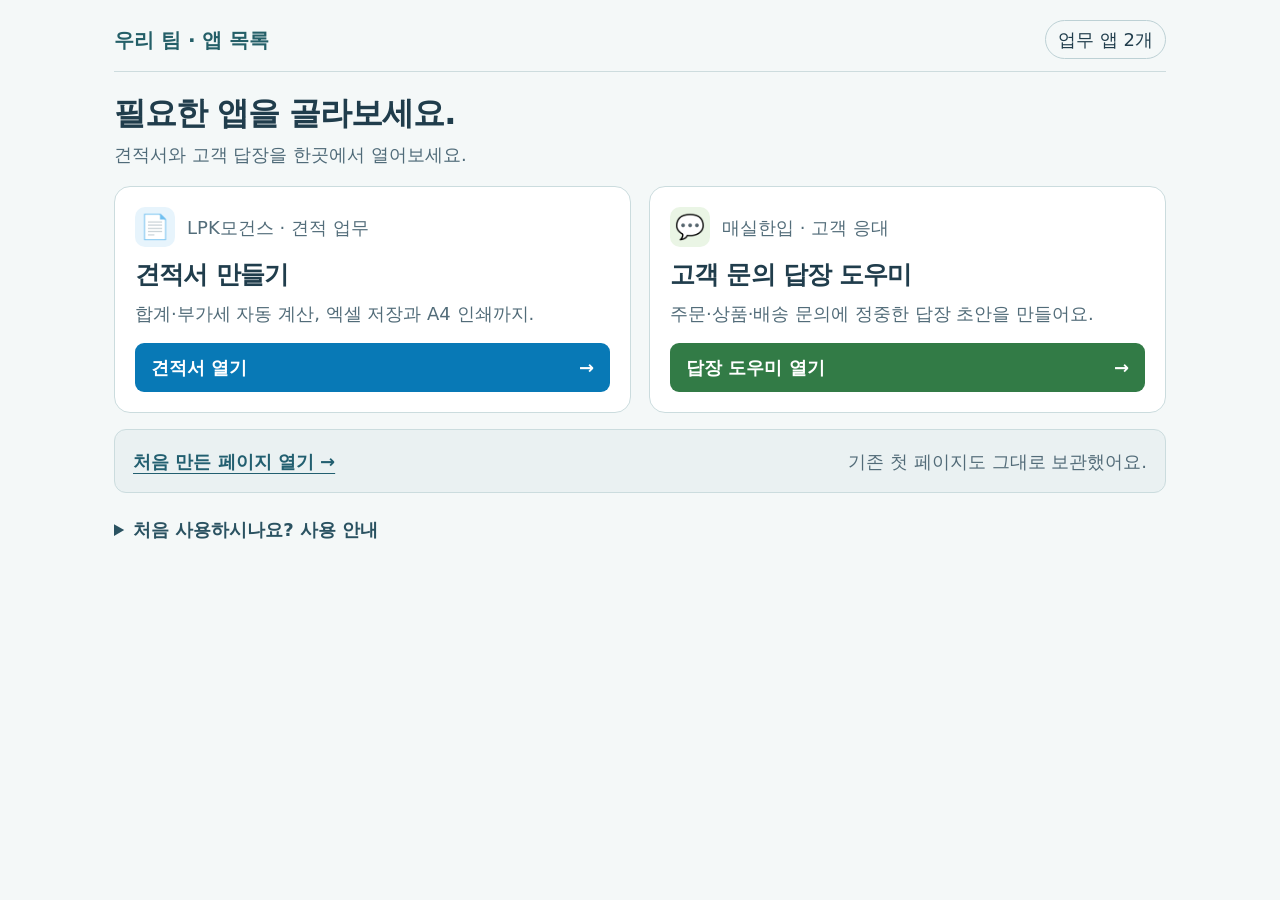
<file: index.html>
<!doctype html>
<html lang="ko">
<head>
  <meta charset="utf-8">
  <meta name="viewport" content="width=device-width, initial-scale=1">
  <meta name="description" content="견적서와 고객 문의 답장 도우미를 한곳에서 열어보세요.">
  <title>우리 팀 앱 목록</title>
  <style>
    /* 큰 글자와 버튼은 유지하고, 여백을 줄여 한눈에 보여드려요. */
    :root{font-family:"Malgun Gothic",system-ui,sans-serif;font-size:18px;line-height:1.5;color:#203d4c;background:#f4f8f8;color-scheme:light}*{box-sizing:border-box}body{margin:0}.page{max-width:1100px;margin:auto;padding:20px 24px}.top{display:flex;justify-content:space-between;align-items:center;gap:12px;padding-bottom:12px;border-bottom:1px solid #cddcde}.brand{font-size:20px;font-weight:800;color:#245f68}.badge{border:1px solid #bdd1d5;border-radius:24px;padding:5px 12px;font-size:18px;white-space:nowrap}.intro{padding:20px 0 18px}h1{font-size:32px;line-height:1.35;letter-spacing:-1px;margin:0 0 6px}p{margin:0}.intro p{color:#506b79;font-size:18px}.apps{display:grid;grid-template-columns:repeat(2,minmax(0,1fr));gap:18px}.card{background:white;border:1px solid #cbdcde;border-radius:16px;padding:20px;display:flex;flex-direction:column;min-width:0}.card-head{display:flex;align-items:center;gap:12px;margin-bottom:10px}.icon{display:grid;place-items:center;flex-shrink:0;width:40px;height:40px;border-radius:10px;background:#e7f4fc;font-size:24px}.category{font-size:18px;color:#536d7a}.card h2{font-size:25px;letter-spacing:-.8px;line-height:1.4;margin:0 0 8px}.card p{color:#526c79;word-break:keep-all;margin-bottom:16px}.features{display:none}.open{display:flex;justify-content:space-between;align-items:center;gap:12px;text-decoration:none;background:#0879b6;color:#fff;padding:11px 16px;border-radius:9px;min-height:48px;font-weight:700;margin-top:auto}.open:hover{background:#056497}.open:focus-visible,.first-link:focus-visible,summary:focus-visible{outline:3px solid #da9708;outline-offset:3px}.reply .icon{background:#eaf5e5}.reply .open{background:#327b46}.reply .open:hover{background:#256236}.saved{margin-top:16px;padding:7px 18px;background:#eaf1f2;border:1px solid #cbdcde;border-radius:12px;display:flex;align-items:center;justify-content:space-between;gap:12px}.saved p{color:#526b78}.first-link{display:flex;align-items:center;min-height:48px;color:#225f70;font-weight:700;text-underline-offset:5px}.help{margin-top:12px;color:#506b79;font-size:18px}.help summary{min-height:48px;display:list-item;align-content:center;cursor:pointer;color:#2a5261;font-weight:700}.help p{margin:8px 0 12px}.help[open]{padding-bottom:12px}footer{display:none}@media(max-width:700px){.page{padding:14px 16px}.intro{padding:15px 0 13px}h1{font-size:27px}.apps{grid-template-columns:1fr;gap:12px}.card{padding:15px 17px}.card-head{margin-bottom:5px}.icon{width:32px;height:32px;font-size:21px}.card h2{font-size:23px;margin-bottom:6px}.card p{margin-bottom:12px;line-height:1.4}.saved{margin-top:12px;padding:4px 16px}.saved p{display:none}.top{padding-bottom:10px}.badge{padding:4px 10px}.brand{font-size:19px}.help{margin-top:4px}}@media(max-height:720px){.intro p{display:none}.card p{display:none}.intro{padding-top:12px;padding-bottom:12px}.card{padding-top:12px;padding-bottom:12px}}@media(max-width:360px){.page{padding-left:10px;padding-right:10px}.badge{padding-left:7px;padding-right:7px}.brand{font-size:18px}}
  </style>
</head>
<body>
  <main class="page">
    <header class="top"><span class="brand">우리 팀 · 앱 목록</span><span class="badge">업무 앱 2개</span></header>
    <section class="intro"><h1>필요한 앱을 골라보세요.</h1><p>견적서와 고객 답장을 한곳에서 열어보세요.</p></section>
    <section class="apps" aria-label="사용할 수 있는 업무 앱">
      <article class="card"><div class="card-head"><span class="icon" aria-hidden="true">📄</span><span class="category">LPK모건스 · 견적 업무</span></div><h2>견적서 만들기</h2><p>합계·부가세 자동 계산, 엑셀 저장과 A4 인쇄까지.</p><ul class="features"><li>자동 계산</li><li>엑셀용 저장</li><li>A4 인쇄</li></ul><a class="open" href="./quote/"><span>견적서 열기</span><span aria-hidden="true">→</span></a></article>
      <article class="card reply"><div class="card-head"><span class="icon" aria-hidden="true">💬</span><span class="category">매실한입 · 고객 응대</span></div><h2>고객 문의 답장 도우미</h2><p>주문·상품·배송 문의에 정중한 답장 초안을 만들어요.</p><ul class="features"><li>말투 선택</li><li>답장 복사</li><li>최근 기록 5개</li></ul><a class="open" href="./reply/"><span>답장 도우미 열기</span><span aria-hidden="true">→</span></a></article>
    </section>
    <section class="saved"><a class="first-link" href="./first-page.html">처음 만든 페이지 열기 →</a><p>기존 첫 페이지도 그대로 보관했어요.</p></section>
    <details class="help"><summary>처음 사용하시나요? 사용 안내</summary><p>답장 도우미는 앱 맨 위 설정에서 팀 코드를 저장한 뒤 사용해 주세요.</p><p>입력 내용은 사용 중인 브라우저에 저장돼요. 다른 기기나 다른 주소에서는 저장한 내용이 자동으로 옮겨지지 않아요.</p></details>
    <footer>작은 도구로, 하루 업무를 조금 더 편하게.</footer>
  </main>
</body>
</html>
</file>
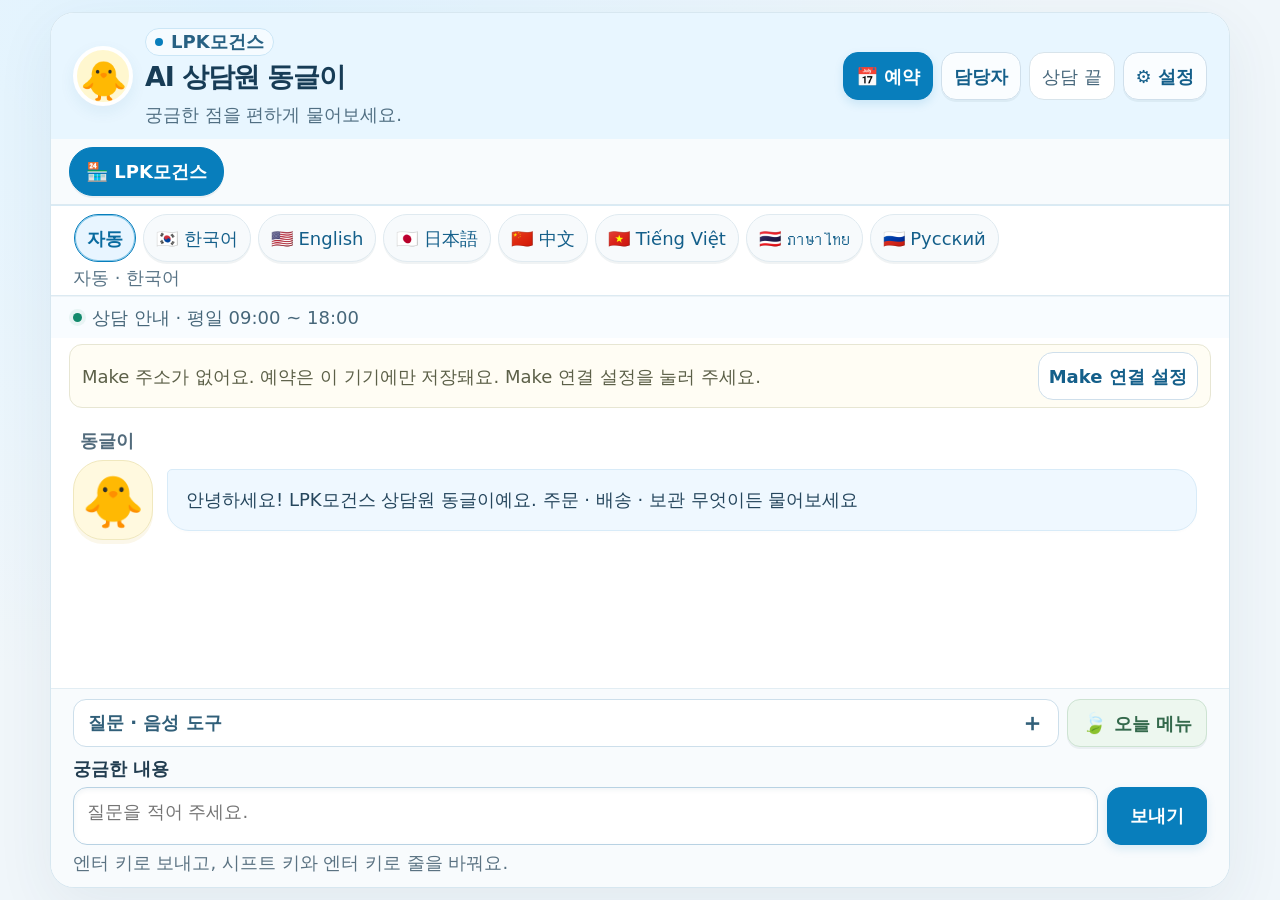
<file: bot/index.html>
<!doctype html>
<html lang="ko"><head><meta charset="utf-8"><meta name="viewport" content="width=device-width, initial-scale=1"><meta name="referrer" content="no-referrer"><title>LPK모건스 AI 상담원 동글이</title><link rel="stylesheet" href="style.css"><script src="app.js?v=20261116-shop-switch-6" defer></script></head>
<body>
<main id="customer-panel" class="chat-card">
  <header class="chat-head"><div class="identity"><span class="avatar" aria-hidden="true"><span data-face-emoji>🐥</span><img data-face-image alt="" hidden></span><div><p class="company">LPK모건스</p><h1>AI 상담원 동글이</h1><p id="intro-subtitle" class="subtitle">궁금한 점을 편하게 물어보세요.</p></div></div><div class="header-actions"><button id="booking-open" class="primary" type="button" aria-label="상담 예약">📅 예약</button><button id="handoff-open" type="button" aria-label="담당자 연결">담당자</button><button id="end-chat" type="button" aria-label="상담 끝 · 일지 남기기">상담 끝</button><button id="settings-open" class="settings-open" type="button" aria-label="설정 열기">⚙️ 설정</button></div></header>
  <nav id="shop-tabs" class="shop-tabs" aria-label="가게 선택"></nav><nav class="language-bar" aria-label="상담 언어 선택"><div class="language-buttons"><button type="button" data-language="auto" aria-pressed="true">자동</button><button type="button" data-language="ko" aria-pressed="false">🇰🇷 한국어</button><button type="button" data-language="en" aria-pressed="false">🇺🇸 English</button><button type="button" data-language="ja" aria-pressed="false">🇯🇵 日本語</button><button type="button" data-language="zh" aria-pressed="false">🇨🇳 中文</button><button type="button" data-language="vi" aria-pressed="false">🇻🇳 Tiếng Việt</button><button type="button" data-language="th" aria-pressed="false">🇹🇭 ภาษาไทย</button><button type="button" data-language="ru" aria-pressed="false">🇷🇺 Русский</button></div><p id="language-status" class="language-status" role="status" aria-live="polite">자동 · 한국어</p></nav><div class="service-info"><span class="dot" aria-hidden="true"></span><span>상담 안내 · 평일 09:00 ~ 18:00</span></div>
  <div class="make-public"><p id="make-public-status" role="status" aria-live="polite"></p><button id="make-open-settings" type="button">Make 연결 설정</button></div><section id="conversation" class="conversation" role="log" aria-label="동글이와 나눈 대화" aria-live="polite" aria-relevant="additions" tabindex="0"><div class="message assistant greeting"><span class="speaker">동글이</span><div class="greeting-row"><div class="large-character" aria-hidden="true"><span data-face-emoji>🐥</span><img data-face-image alt="" hidden></div><p id="greeting-text" class="bubble">안녕하세요! LPK모건스 상담원 동글이예요. 주문 · 배송 · 보관 무엇이든 물어보세요</p></div></div><div id="messages"></div><div id="waiting" class="message assistant" hidden><span class="speaker">동글이</span><p id="waiting-status" class="bubble waiting" role="status" aria-label="입력 중…"><span id="waiting-label">입력 중</span><span class="typing-dots" aria-hidden="true"><span></span><span></span><span></span></span></p></div></section>
  <section id="booking-card" class="booking-card" hidden aria-labelledby="booking-title"><h2 id="booking-title">📋 이대로 접수할까요?</h2><p>내용을 확인하고 접수를 눌러 주세요.</p><div class="booking-fields">
<label for="booking-name">이름</label><input id="booking-name" maxlength="80" readonly>
<label for="booking-date">날짜 <span id="booking-weekday"></span></label><input id="booking-date" type="date" readonly>
<label for="booking-time">시간</label><input id="booking-time" type="time" min="10:00" max="18:00" readonly>
<label for="booking-people">인원</label><input id="booking-people" type="number" min="1" max="8" readonly>
<label for="booking-phone">연락처</label><input id="booking-phone" type="tel" maxlength="60" readonly>
<label for="booking-memo">요청사항</label><textarea id="booking-memo" maxlength="1000" rows="2" readonly></textarea></div>
<p class="help">화~일 10:00~18:00 · 월요일 휴무 · 최대 8명 · 반려동물 동반불가</p><p class="help">접수 내용은 이 브라우저에 저장돼요. 안내 문자 발송은 아직 연결하지 않았어요.</p><p id="booking-duplicate" class="error" role="status"></p><p id="booking-error" class="error" role="alert"></p><div class="booking-actions"><button id="booking-confirm" type="button" class="primary">✅ 접수</button><button id="booking-edit" type="button">✏️ 고치기</button><button id="booking-cancel" type="button">취소</button></div></section><section class="composer" aria-label="질문 보내기"><div class="composer-shortcuts"><details class="chat-tools"><summary>질문 · 음성 도구</summary><div class="tools-content"><div class="quick-head"><h2 id="quick-title">빠르게 물어보세요</h2><button id="clear" class="text-button" type="button">대화 지우기</button></div><div class="quick-questions"><button type="button" data-question="상담료는 얼마인가요?">상담료는 얼마인가요?</button><button type="button" data-question="보유주식점검 비용은 얼마인가요?">보유주식점검 비용은?</button><button type="button" data-question="주식쪽집게 비용은 얼마인가요?">주식쪽집게 비용은?</button><button type="button" data-question="영업시간을 알려 주세요.">영업시간은 언제인가요?</button></div><div class="voice-bar"><button id="microphone" type="button" aria-pressed="false">🎙️ 누르고 말하기</button><label class="auto-read-toggle" for="auto-read"><input id="auto-read" type="checkbox" role="switch"><span id="auto-read-text">자동 읽기 켜기</span></label></div><p id="voice-status" class="voice-status" role="status" aria-live="polite"></p><p id="voice-error" class="error" role="alert" hidden></p><button id="stop-speaking" type="button" hidden>🔇 읽기 멈추기</button><p id="privacy-text" class="privacy">대화는 이 브라우저에 저장돼요. 주민등록번호나 계좌번호는 입력하지 마세요.</p></div></details><button id="menu-question" class="today-menu-button" type="button">오늘 메뉴</button></div><form id="chat-form"><label id="question-label" for="question">궁금한 내용</label><div class="input-row"><textarea id="question" rows="2" maxlength="4000" placeholder="질문을 적어 주세요."></textarea><button id="send" class="primary" type="submit">보내기</button></div><p id="input-help" class="help">엔터 키로 보내고, 시프트 키와 엔터 키를 함께 누르면 줄을 바꿀 수 있어요.</p></form><p id="journal-status" class="journal-status" role="status" aria-live="polite"></p><p id="storage-warning" class="error" role="status" hidden></p></section>
</main>

<main id="owner-panel" class="owner-panel" hidden aria-labelledby="owner-title">
  <header class="owner-head"><div><p class="company">매실한입</p><h1 id="owner-title" tabindex="-1">사장님 대시보드</h1></div><button id="owner-back" type="button">손님 화면으로</button></header>
  <div class="owner-content"><p class="help">이 화면은 같은 브라우저에 저장한 기록을 보여 줘요. 비밀번호로 잠긴 화면은 아니에요.</p><p id="journal-count"></p>
  <section class="today-card"><h2>오늘 상담 건수</h2><p id="today-count">0건</p></section>
  <div class="chart-grid"><section class="dashboard-box"><h2>질문 종류</h2><div id="category-chart"></div></section><section class="dashboard-box"><h2>손님 기분 비율</h2><div id="mood-chart"></div></section></div>
  <section class="dashboard-box"><div class="owner-actions"><h2>사장님께 드리는 3줄 보고</h2><button id="owner-report-button" class="primary" type="button">AI 보고</button></div><p class="help">최근 상담 일지 최대 50건을 바탕으로 작성해요.</p><p id="owner-report" class="owner-report" role="status" aria-live="polite">AI 보고를 누르면 많이 물은 것과 남은 할 일을 정리해 드려요.</p></section>
  <section class="dashboard-box"><h2>상담 일지</h2><div id="journal-list" class="journal-list"></div></section></div>
</main>
<dialog id="settings-dialog" aria-labelledby="settings-title"><div class="dialog-head"><h2 id="settings-title">⚙️ 상담 연결 설정</h2><button id="settings-close" type="button" aria-label="설정 닫기">닫기</button></div><section class="shop-settings" aria-labelledby="shop-title"><h2 id="shop-title">가게 프로필</h2><label for="shop-switch">저장한 가게 선택</label><select id="shop-switch"></select><button id="shop-switch-open" type="button">선택한 가게로 이동</button><p class="help">처음 가게로 돌아가도 저장한 다른 가게는 남아 있어요. 화면 위쪽 가게 이름을 눌러 바로 바꿀 수도 있어요.</p><form id="shop-form"><label for="shop-name">가게 이름</label><input id="shop-name" maxlength="80" required><label for="shop-description">한 줄 소개</label><input id="shop-description" maxlength="200" required><label for="shop-greeting">첫 인사말</label><textarea id="shop-greeting" maxlength="800" rows="3" required></textarea><label for="shop-receipt">접수를 부르는 말</label><select id="shop-receipt"><option>예약</option><option>주문</option><option>수강 신청</option><option>견적 문의</option></select><label for="shop-tone">말투</label><input id="shop-tone" maxlength="200" required><label for="shop-color">포인트 색</label><input id="shop-color" type="color"><p class="help">가게 정보는 이 브라우저에만 저장돼요. 접수 이름을 바꿔도 기존 접수와 Make 연결 방식은 유지돼요.</p><div class="make-actions"><button id="shop-save" class="primary" type="submit">가게 프로필 저장</button><button id="shop-reset" type="button">처음 가게로 되돌리기</button></div><p id="shop-status" class="connection" role="status" aria-live="polite"></p></form></section><form id="settings-form"><label for="team">팀 코드</label><input id="team" type="password" maxlength="200" autocomplete="off" autocapitalize="off" spellcheck="false" placeholder="안내받은 팀 코드를 입력해 주세요"><p class="help">팀 코드는 이 브라우저에만 저장하고, 연결 확인과 상담 요청에만 사용해요.</p><button id="save-team" class="primary" type="submit">저장 · 확인</button><p id="connection" class="connection" role="status" aria-live="polite">팀 코드를 저장해 주세요.</p></form><section class="review-settings" aria-labelledby="review-title"><h2 id="review-title">답변 검토</h2><label class="review-toggle" for="review-enabled"><input id="review-enabled" type="checkbox" role="switch" checked><span>검토 AI 켜기</span></label><p class="help">초안을 한 번 더 확인한 뒤 보여드려요. 검토가 켜져 있으면 답변 요청을 두 번 보내요.</p></section><section class="voice-settings" aria-labelledby="voice-title"><h2 id="voice-title">읽어 주는 목소리</h2><label for="voice-choice">목소리 고르기</label><select id="voice-choice"><option value="nova">노바</option><option value="shimmer">시머</option><option value="alloy">앨로이</option><option value="echo">에코</option><option value="onyx">오닉스</option><option value="fable" selected>페이블</option></select><p class="help">고른 목소리와 자동 읽기 설정은 다음에 열어도 유지돼요.</p></section><section class="face-settings" aria-labelledby="face-title"><h2 id="face-title">동글이 얼굴 만들기</h2><form id="face-form"><label for="face-prompt">캐릭터 설명</label><textarea id="face-prompt" rows="4" maxlength="1500"></textarea><p class="help">오리지널 캐릭터로 만들어요. 실제 인물, 유명 캐릭터, 다른 회사 로고는 사용하지 않아요.</p><button id="make-face" class="primary" type="submit">얼굴 만들기</button><p id="face-status" class="connection" role="status" aria-live="polite"></p></form></section><section class="owner-settings"><h2>상담 살펴보기</h2><button id="owner-open" type="button">사장님 모드</button></section><section class="menu-settings" aria-labelledby="menu-title"><h2 id="menu-title">오늘의 메뉴판</h2><label for="menu-url">메뉴판 CSV 주소</label><input id="menu-url" type="url" autocomplete="off" spellcheck="false" placeholder="웹에 게시한 CSV 주소를 붙여 넣어 주세요"><p class="help">첫 줄은 메뉴,가격,재고,메모 순서예요. 메뉴판은 읽기만 하며, 주소는 이 브라우저에만 저장돼요.</p><button id="menu-load" class="primary" type="button">메뉴판 불러오기</button><div class="menu-file-tools"><p class="help">인터넷에서 못 읽으면 ① 메뉴판을 내려받고 ② 그 CSV 파일을 골라 주세요. 파일은 이 기기에만 저장돼요. 시트 변경 후에는 다시 골라야 해요.</p><a id="menu-download" class="menu-download" target="_blank" rel="noopener noreferrer" hidden>① 메뉴판 CSV 내려받기</a><button id="menu-file-pick" type="button">② CSV 파일 불러오기</button><input id="menu-file" type="file" accept=".csv,text/csv" aria-label="메뉴판 CSV 파일 고르기" hidden></div><p id="menu-status" class="connection" role="status" aria-live="polite"></p><div id="menu-preview" class="menu-preview" hidden><table><caption>불러온 메뉴판 미리보기</caption><thead><tr><th scope="col">메뉴</th><th scope="col">가격</th><th scope="col">재고</th><th scope="col">메모</th></tr></thead><tbody id="menu-preview-body"></tbody></table></div></section><section class="make-settings"><h2>Make 연결</h2><label for="make-url">Make 웹훅 주소</label><input id="make-url" type="password" autocomplete="off" spellcheck="false" placeholder="https://hook. 으로 시작하는 주소"><p class="help">예약 이름·연락처와 접수 내용을 이 주소로 보내요. 주소는 브라우저마다 따로 저장돼요. 파일로 연 창과 인터넷 주소로 연 창도 각각 저장해야 해요. 다시 보내면 같은 내용이 한 번 더 들어갈 수 있으니 시트를 먼저 확인해 주세요.</p><div class="make-actions"><button id="make-save" type="button">주소 저장</button><button id="make-test" type="button">시험 보내기</button><button id="make-retry" type="button">다시 보내기</button></div><p id="make-status" class="connection" role="status" aria-live="polite"></p><p id="make-last" class="help"></p></section><section class="booking-settings"><h2 id="booking-list-title">예약 목록</h2><p class="help">이 기기에 접수된 예약이에요. 취소하면 이 목록에서 지워져요.</p><p id="booking-list-status" class="error" role="status"></p><div id="booking-list"></div></section></dialog>
<dialog id="handoff-dialog" aria-labelledby="handoff-title"><h2 id="handoff-title">🙋 담당자에게 넘길까요?</h2><p>확인한 뒤 고칠 수 있어요. 넘기기를 눌러야 접수해요.</p><label for="handoff-name">이름 (선택)</label><input id="handoff-name" maxlength="80"><table class="handoff-table"><caption>담당자에게 전달할 내용 · 직접 수정할 수 있어요</caption><tbody><tr><th scope="row"><label for="handoff-phone">연락처</label></th><td><input id="handoff-phone" type="tel" maxlength="60" required autocomplete="tel"></td></tr><tr><th scope="row"><label for="handoff-summary">요약</label></th><td><textarea id="handoff-summary" rows="5" maxlength="2000" placeholder="요청·상황·연락처를 2문장으로 적어 주세요."></textarea></td></tr><tr><th scope="row"><label for="handoff-memo">요청사항</label></th><td><textarea id="handoff-memo" rows="2" maxlength="1000" placeholder="원하는 연락 시간 등, 없으면 없음"></textarea></td></tr></tbody></table><p class="help">넘기면 이 기기에 저장하고, 설정한 Make 주소로 보내요. 환불이나 처리 시각을 확정하는 것은 아니에요.</p><p id="handoff-error" class="error" role="alert"></p><div class="make-actions"><button id="handoff-submit" class="primary" type="button">넘기기</button><button id="handoff-close" type="button">취소</button></div></dialog></body></html>
</file>
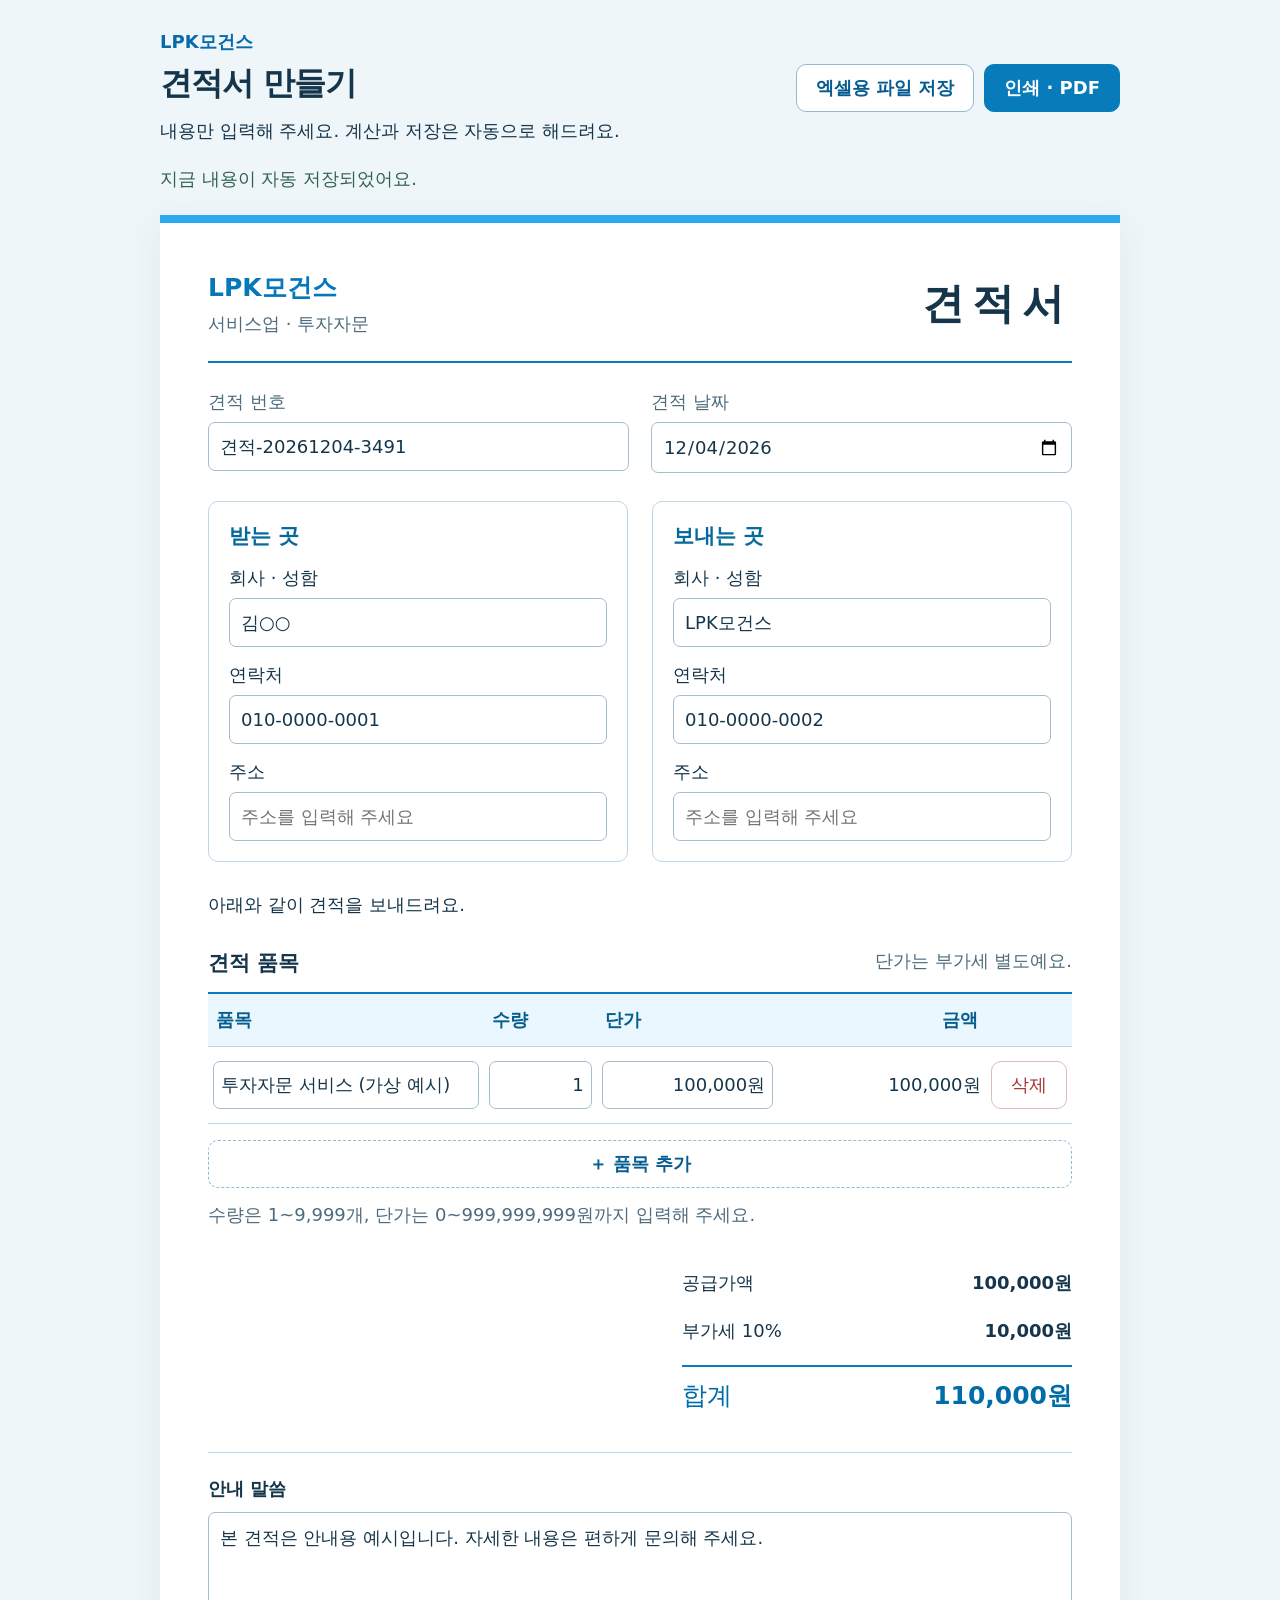
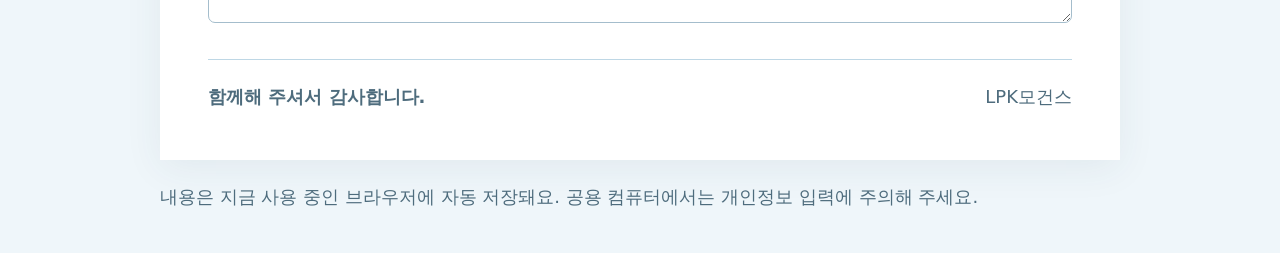
<file: quote/index.html>
<!doctype html>
<html lang="ko">
<head>
  <meta charset="utf-8">
  <meta name="viewport" content="width=device-width, initial-scale=1">
  <title>견적서 만들기 | LPK모건스</title>
  <link rel="stylesheet" href="style.css">
  <script src="app.js" defer></script>
</head>
<body>
  <header class="app-head no-print">
    <div><span class="brand">LPK모건스</span><h1>견적서 만들기</h1><p>내용만 입력해 주세요. 계산과 저장은 자동으로 해드려요.</p></div>
    <div class="tools"><button id="csv" type="button">엑셀용 파일 저장</button><button id="print" class="primary" type="button">인쇄 · PDF</button></div>
    <p id="save-status" class="save-status" role="status" aria-live="polite">저장 내용을 불러오는 중이에요.</p>
  </header>

  <main id="paper" class="paper">
    <div class="document-head"><div><p class="company">LPK모건스</p><p class="business">서비스업 · 투자자문</p></div><h2>견적서</h2></div>
    <div class="document-info">
      <label>견적 번호<input id="number" data-field="number" maxlength="50" autocomplete="off"><span class="print-value" data-print="number"></span></label>
      <label>견적 날짜<input id="date" data-field="date" type="date"><span class="print-value" data-print="date"></span></label>
    </div>

    <div class="parties">
      <section class="party"><h3>받는 곳</h3><label>회사 · 성함<input id="recipient" data-field="recipient" maxlength="100" placeholder="김○○"><span class="print-value" data-print="recipient"></span></label><label>연락처<input id="recipientPhone" data-field="recipientPhone" type="tel" maxlength="50" placeholder="010-0000-0001"><span class="print-value" data-print="recipientPhone"></span></label><label>주소<input id="recipientAddress" data-field="recipientAddress" maxlength="200" placeholder="주소를 입력해 주세요"><span class="print-value" data-print="recipientAddress"></span></label></section>
      <section class="party"><h3>보내는 곳</h3><label>회사 · 성함<input id="sender" data-field="sender" maxlength="100"><span class="print-value" data-print="sender"></span></label><label>연락처<input id="senderPhone" data-field="senderPhone" type="tel" maxlength="50"><span class="print-value" data-print="senderPhone"></span></label><label>주소<input id="senderAddress" data-field="senderAddress" maxlength="200" placeholder="주소를 입력해 주세요"><span class="print-value" data-print="senderAddress"></span></label></section>
    </div>

    <p class="intro">아래와 같이 견적을 보내드려요.</p>
    <div class="items-heading"><h3>견적 품목</h3><span class="no-print">단가는 부가세 별도예요.</span></div>
    <table class="items"><caption class="sr-only">품목별 수량과 단가를 입력하면 금액이 자동 계산됩니다.</caption><thead><tr><th scope="col">품목</th><th scope="col">수량</th><th scope="col">단가</th><th scope="col">금액</th><th scope="col" class="no-print"><span class="sr-only">품목 삭제</span></th></tr></thead><tbody id="rows"></tbody></table>
    <button id="add" class="add no-print" type="button">＋ 품목 추가</button>
    <p class="help no-print">수량은 1~9,999개, 단가는 0~999,999,999원까지 입력해 주세요.</p>

    <div class="summary"><dl><div><dt>공급가액</dt><dd id="subtotal">0원</dd></div><div><dt>부가세 10%</dt><dd id="vat">0원</dd></div><div class="total"><dt>합계</dt><dd id="total">0원</dd></div></dl></div>
    <section class="notes"><label for="notes">안내 말씀</label><textarea id="notes" data-field="notes" maxlength="1500" rows="3" placeholder="전하고 싶은 내용을 적어 주세요."></textarea><span class="print-value" data-print="notes"></span></section>
    <footer class="document-footer"><strong>함께해 주셔서 감사합니다.</strong><span>LPK모건스</span></footer>
  </main>
  <p class="footnote no-print">내용은 지금 사용 중인 브라우저에 자동 저장돼요. 공용 컴퓨터에서는 개인정보 입력에 주의해 주세요.</p>
</body>
</html>
</file>
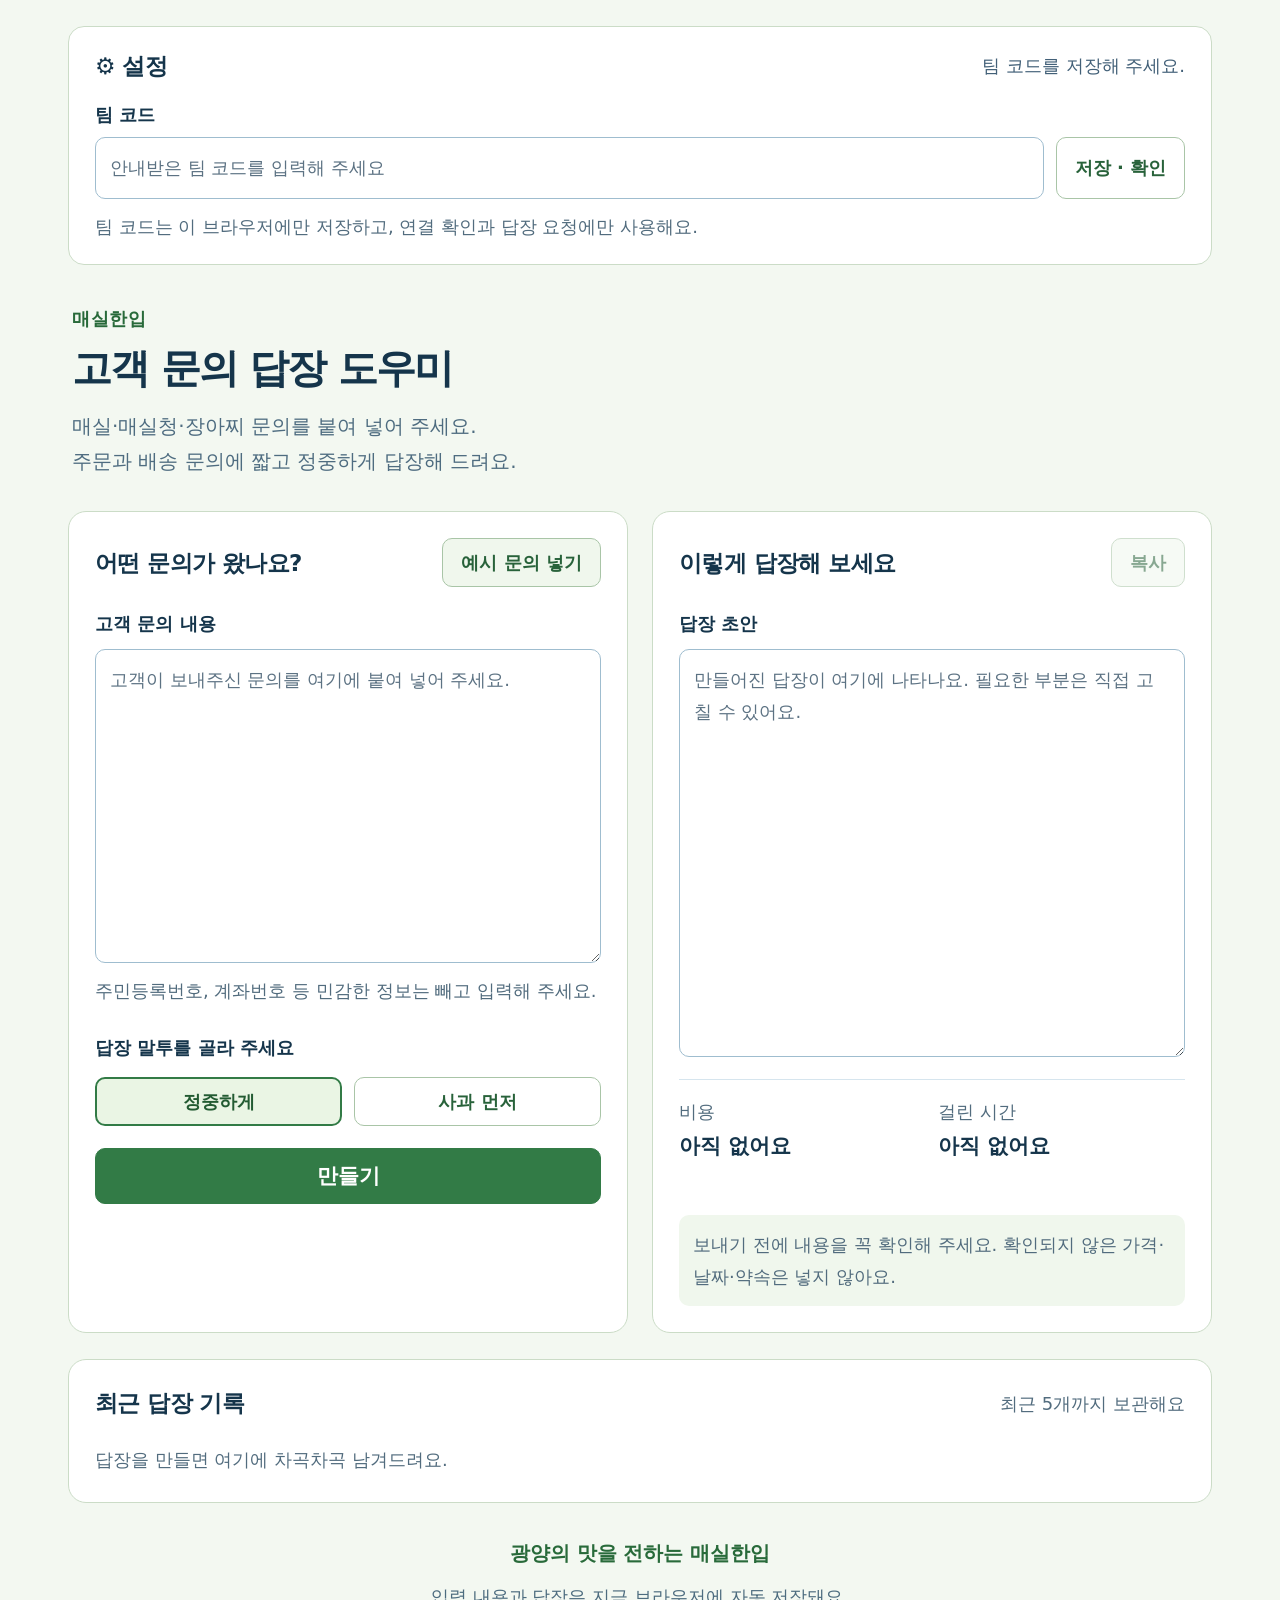
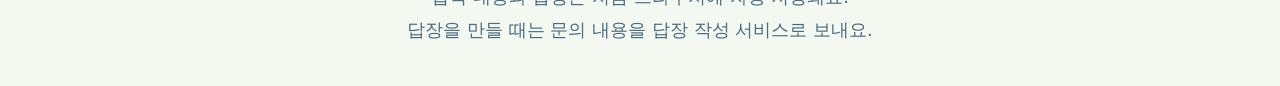
<file: reply/index.html>
<!doctype html>
<html lang="ko">
<head>
  <meta charset="utf-8">
  <meta name="viewport" content="width=device-width, initial-scale=1">
  <meta name="referrer" content="no-referrer">
  <title>고객 문의 답장 도우미 | 매실한입</title>
  <link rel="stylesheet" href="style.css">
  <script src="app.js" defer></script>
</head>
<body>
  <main class="page">
    <section class="settings" aria-labelledby="settings-title">
      <div class="settings-heading"><h2 id="settings-title">⚙️ 설정</h2><span id="connection" class="connection" role="status" aria-live="polite">팀 코드를 저장해 주세요.</span></div>
      <form id="settings-form"><label for="team">팀 코드</label><div class="settings-fields"><input id="team" type="password" autocomplete="off" autocapitalize="off" spellcheck="false" placeholder="안내받은 팀 코드를 입력해 주세요" maxlength="200"><button id="save-team" type="submit">저장 · 확인</button></div></form>
      <p class="help">팀 코드는 이 브라우저에만 저장하고, 연결 확인과 답장 요청에만 사용해요.</p>
    </section>

    <header class="intro"><p class="brand">매실한입</p><h1>고객 문의<br class="mobile-break"> 답장 도우미</h1><p>매실·매실청·장아찌 문의를 붙여 넣어 주세요.<br>주문과 배송 문의에 짧고 정중하게 답장해 드려요.</p></header>

    <div class="workspace">
      <section class="card compose" aria-labelledby="question-title">
        <div class="section-heading"><h2 id="question-title">어떤 문의가 왔나요?</h2><button id="example" class="subtle" type="button">예시 문의 넣기</button></div>
        <label for="inquiry">고객 문의 내용</label><textarea id="inquiry" rows="9" maxlength="12000" placeholder="고객이 보내주신 문의를 여기에 붙여 넣어 주세요."></textarea>
        <p class="help">주민등록번호, 계좌번호 등 민감한 정보는 빼고 입력해 주세요.</p>
        <fieldset><legend>답장 말투를 골라 주세요</legend><div class="tone-options"><button type="button" class="tone selected" data-tone="정중하게" aria-pressed="true">정중하게</button><button type="button" class="tone" data-tone="사과 먼저" aria-pressed="false">사과 먼저</button></div></fieldset>
        <button id="generate" class="primary generate" type="button">만들기</button>
        <p id="progress" class="progress" role="status" aria-live="polite"></p>
        <p id="error" class="error" role="alert" hidden></p>
      </section>

      <section class="card result-card" aria-labelledby="answer-title" aria-busy="false">
        <div class="section-heading"><h2 id="answer-title">이렇게 답장해 보세요</h2><button id="copy" class="subtle" type="button" disabled>복사</button></div>
        <label for="result">답장 초안</label><textarea id="result" rows="12" maxlength="50000" placeholder="만들어진 답장이 여기에 나타나요. 필요한 부분은 직접 고칠 수 있어요."></textarea>
        <div class="metrics"><div><span>비용</span><strong id="cost">아직 없어요</strong></div><div><span>걸린 시간</span><strong id="duration">아직 없어요</strong></div></div>
        <p id="copy-status" class="copy-status" role="status" aria-live="polite"></p>
        <p class="help note">보내기 전에 내용을 꼭 확인해 주세요. 확인되지 않은 가격·날짜·약속은 넣지 않아요.</p>
      </section>
    </div>

    <section class="card history-card" aria-labelledby="history-title"><div class="section-heading"><h2 id="history-title">최근 답장 기록</h2><span>최근 5개까지 보관해요</span></div><p id="history-empty" class="empty">답장을 만들면 여기에 차곡차곡 남겨드려요.</p><ol id="history"></ol></section>
    <p id="storage-warning" class="error" role="status" hidden></p>
    <footer><strong>광양의 맛을 전하는 매실한입</strong><p>입력 내용과 답장은 지금 브라우저에 자동 저장돼요.<br>답장을 만들 때는 문의 내용을 답장 작성 서비스로 보내요.</p></footer>
  </main>
</body>
</html>
</file>
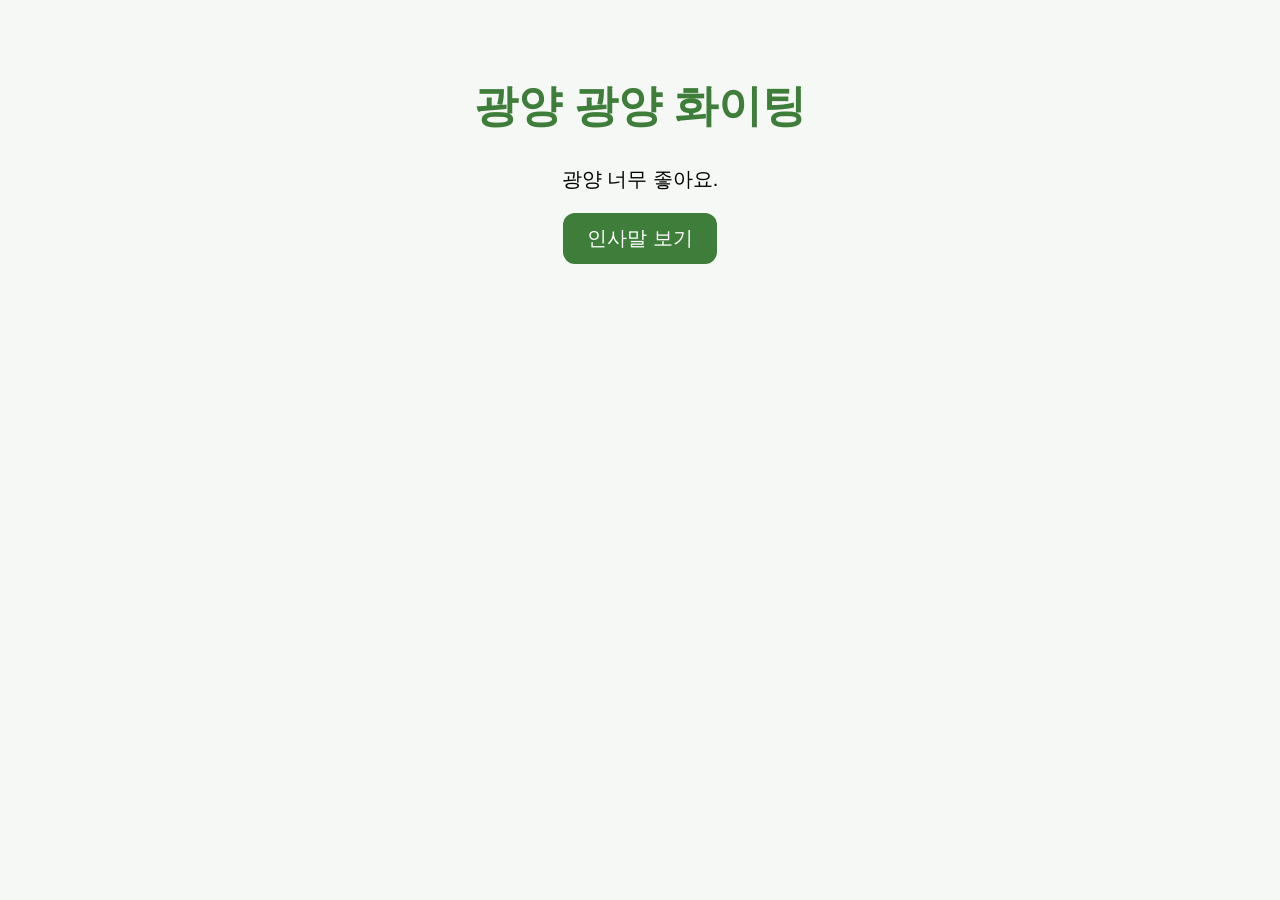
<file: first-page.html>
<!doctype html>
<html lang="ko">
<head>
<meta charset="utf-8">
<title>우리 회사 첫 페이지</title>

<!-- ★ 옷(CSS): 색 · 크기 · 모양 -->
<style>
  body   { font-family: "Malgun Gothic", sans-serif; background: #F6F8F5; text-align: center; padding: 40px 16px; }
  h1     { color: #3E7D3A; font-size: 44px; }
  p      { font-size: 20px; }
  button { font-size: 20px; padding: 12px 24px; border: 0; border-radius: 12px; background: #3E7D3A; color: white; cursor: pointer; }
</style>
</head>
<body>

<h1>광양 광양 화이팅 </h1>
<p>광양 너무 좋아요.</p>
<button id="btn">인사말 보기</button>
<p id="msg"></p>

<!-- ★ 근육(JavaScript): 버튼을 누르면 일어나는 일 -->
<script>
  let count = 0;                                     // 몇 번 눌렀는지 기억하는 상자
  const btn = document.getElementById("btn");        // 버튼을 찾아서
  const msg = document.getElementById("msg");        // 글자를 적을 자리를 찾아서
  btn.onclick = function () {                        // 버튼을 누르면 ↓ 이 일을 해라
    count = count + 1;
    const now = new Date();
    msg.textContent = "안녕하세요! 지금은 " + now.getHours() + "시 " + now.getMinutes() + "분, " + count + "번째 방문이시네요.";
  };
</script>
</body>
</html>
</file>
<file: bot/style.css>
/* 동글이의 둥근 카드와 큰 글자로 편하게 대화해요. */
:root{font-family:"Malgun Gothic",system-ui,sans-serif;font-size:18px;line-height:1.6;color:#21465b;background:#eef8ff;color-scheme:light;--blue:#087cb9;--line:#c3e0f1}*{box-sizing:border-box}body{margin:0;padding:24px 18px}button,input,textarea{font:inherit;min-width:0}button{min-height:48px;padding:10px 16px;border:1px solid #abd1e7;border-radius:14px;background:#fff;color:#145f8a;font-weight:700;cursor:pointer;line-height:1.5}button:hover{background:#edf8ff}button:disabled{opacity:.55;cursor:wait}button:focus-visible,input:focus-visible,textarea:focus-visible,summary:focus-visible{outline:3px solid #e9af31;outline-offset:3px}p,h1,h2{margin:0}.chat-card{max-width:920px;margin:auto;background:white;border:1px solid #c5e0ef;border-radius:28px;box-shadow:0 12px 46px #2b86b210;overflow:hidden}.chat-head{padding:24px 26px;display:flex;align-items:center;justify-content:space-between;gap:15px;background:#e1f4ff;border-bottom:1px solid var(--line)}.identity{display:flex;align-items:center;gap:16px;min-width:0}.avatar{display:grid;place-items:center;width:74px;height:74px;flex-shrink:0;border-radius:50%;background:#fff7ce;border:3px solid white;font-size:42px}.company{color:#16658f;font-size:18px;font-weight:700}h1{font-size:28px;letter-spacing:-1px;line-height:1.4}.subtitle{font-size:18px;color:#4c7085;margin-top:3px}.settings-open{flex-shrink:0}.service-info{display:flex;align-items:center;gap:10px;padding:13px 28px;background:#f6fbff;color:#426c83;font-size:18px;line-height:1.6}.dot{width:8px;height:8px;border-radius:50%;background:#12896b;flex-shrink:0}.conversation{height:clamp(270px,43svh,470px);overflow-y:auto;padding:26px;scrollbar-gutter:stable;background:#fff}.message{display:flex;flex-direction:column;align-items:flex-start;margin-bottom:20px;min-width:0}.speaker{display:block;margin:0 7px 5px;font-size:18px;font-weight:700;color:#4c7085}.bubble{max-width:85%;padding:14px 18px;background:#edf8ff;border:1px solid #cbe7f6;border-radius:4px 22px 22px;white-space:pre-wrap;overflow-wrap:anywhere;font-size:18px;line-height:1.8}.user{align-items:flex-end}.user .bubble{background:#087cb9;color:white;border-color:#087cb9;border-radius:22px 4px 22px 22px}.user .speaker{color:#17688f}.message.error-message .bubble{background:#fff4f3;color:#a52e2e;border-color:#eabcbc}.waiting{color:#446f87}.composer{border-top:1px solid var(--line);padding:20px 26px 24px;background:#fbfdff}.quick-head{display:flex;justify-content:space-between;align-items:center;gap:12px;flex-wrap:wrap;margin-bottom:12px}h2{font-size:21px;line-height:1.5;letter-spacing:-.5px}.text-button{background:transparent;font-weight:500;color:#506e7f}.quick-questions{display:grid;grid-template-columns:repeat(4,minmax(0,1fr));gap:9px;margin-bottom:20px}.quick-questions button{padding:10px 7px;font-size:18px;font-weight:500;border-radius:24px;background:#eef8ff}.input-row{display:flex;align-items:stretch;gap:12px;margin-top:8px}label{display:block;font-size:18px;font-weight:700}textarea,input{display:block;width:100%;min-height:52px;padding:13px;border:1px solid #9dc9e2;border-radius:14px;background:white;color:#21465b;font-size:18px;line-height:1.7}textarea{resize:vertical;max-height:190px}textarea:disabled,input:disabled{background:#f1f6f9}input{margin-top:10px}.primary{background:var(--blue);color:white;border-color:var(--blue)}.primary:hover{background:#066798}#send{min-width:100px}.help,.privacy{font-size:18px;color:#526f81;line-height:1.7;margin-top:11px}.privacy{padding-top:12px;border-top:1px solid #e0edf5;margin-top:14px}.error{color:#a52e2e;font-size:18px;white-space:pre-wrap;overflow-wrap:anywhere;margin-top:12px}dialog{width:min(92vw,550px);max-height:90svh;border:1px solid #a6cfe7;border-radius:22px;padding:26px;color:#21465b;background:white;overflow:auto}dialog::backdrop{background:#1e435d66}.dialog-head{display:flex;justify-content:space-between;align-items:center;gap:14px;margin-bottom:22px}#save-team{width:100%;margin-top:22px}.connection{font-size:18px;line-height:1.7;margin-top:16px;overflow-wrap:anywhere;white-space:pre-wrap}.connection.error{color:#a52e2e}.connection.connected{color:#176b4a}[hidden]{display:none!important}
/* 휴대폰에서도 가로로 잘리지 않도록 칸을 나눠요. */
@media(max-width:600px){body{padding:10px}.chat-card{border-radius:22px}.chat-head{padding:18px 16px;flex-wrap:wrap;gap:12px}.identity{gap:11px}.avatar{width:58px;height:58px;font-size:34px}h1{font-size:24px}.settings-open{margin-left:auto}.subtitle{margin-top:4px}.service-info{padding:12px 17px}.conversation{padding:20px 16px;height:360px;max-height:52svh;min-height:250px}.bubble{max-width:94%;padding:12px 15px}.composer{padding:16px}.quick-questions{grid-template-columns:1fr 1fr;gap:9px}.quick-head{gap:8px}.input-row{gap:8px}#send{min-width:76px;padding:10px 12px}textarea{padding:12px}.help,.privacy{word-break:keep-all;overflow-wrap:anywhere}dialog{padding:20px 17px}.dialog-head h2{font-size:20px}}@media(prefers-reduced-motion:no-preference){button{transition:background .15s}}


/* 그림이 없으면 병아리를, 그림이 있으면 새 얼굴을 보여줘요. */
.avatar{overflow:hidden}.avatar img{width:100%;height:100%;object-fit:cover;border-radius:50%;display:block}.greeting-row{display:flex;align-items:flex-start;gap:16px;width:100%;min-width:0}.large-character{width:116px;height:116px;flex:0 0 116px;display:grid;place-items:center;border-radius:26px;background:#f0f9ff;font-size:70px;overflow:hidden}.large-character img{width:100%;height:100%;object-fit:contain;display:block}.greeting-row .bubble{flex:1;min-width:0;max-width:none}.face-settings{border-top:1px solid var(--line);margin-top:24px;padding-top:22px}.face-settings h2{margin-bottom:14px}#face-prompt{margin-top:10px;max-height:none}#make-face{width:100%;margin-top:18px;white-space:normal}.chat-card.is-waiting .large-character,.chat-card.is-waiting .avatar{animation:dongle-wiggle 1.2s ease-in-out infinite;transform-origin:50% 80%}@keyframes dongle-wiggle{0%,100%{transform:rotate(-3deg)}50%{transform:rotate(3deg)}}@media(max-width:600px){.greeting-row{gap:10px}.large-character{width:76px;height:76px;flex-basis:76px;border-radius:20px;font-size:48px}}@media(prefers-reduced-motion:reduce){.chat-card.is-waiting .large-character,.chat-card.is-waiting .avatar{animation:none}}

/* 답을 기다리는 동안 점 세 개가 차례로 살짝 움직여요. */
.typing-dots{display:inline-flex;align-items:center;gap:5px;margin-left:8px;vertical-align:middle;min-height:18px}.typing-dots>span{display:block;width:6px;height:6px;border-radius:50%;background:currentColor}#waiting:not([hidden]) .typing-dots>span{animation:typing-bounce 1.2s ease-in-out infinite}#waiting .typing-dots>span:nth-child(2){animation-delay:.16s}#waiting .typing-dots>span:nth-child(3){animation-delay:.32s}@keyframes typing-bounce{0%,60%,100%{transform:translateY(0);opacity:.45}30%{transform:translateY(-5px);opacity:1}}@media(prefers-reduced-motion:reduce){#waiting:not([hidden]) .typing-dots>span{animation:none;opacity:1}}

/* 검토 스위치는 글자까지 넓게 눌러서 바꿀 수 있어요. */
.review-settings{border-top:1px solid var(--line);padding-top:22px;margin-top:24px}.review-toggle{display:flex;align-items:center;gap:13px;min-height:52px;padding:12px 0;cursor:pointer}.review-toggle input{width:28px;height:28px;min-height:28px;flex:0 0 28px;margin:0;padding:0;accent-color:#087cb9}.review-toggle span{font-size:18px}.review-badge{display:inline-block;margin-left:8px;font-size:18px;line-height:1.5;vertical-align:middle}


/* 말하기·읽어 주기 버튼도 손가락으로 누르기 넉넉하게 만들어요. */
.voice-bar{display:flex;align-items:center;gap:12px;flex-wrap:wrap;margin:14px 0}.voice-bar>button{flex:1;min-width:180px}.auto-read-toggle{display:flex;align-items:center;gap:10px;min-height:48px;cursor:pointer;font-size:18px}.auto-read-toggle input{width:26px;height:26px;min-height:26px;margin:0;padding:0;flex:0 0 26px;accent-color:#087cb9}.voice-status{color:#346b89;font-size:18px;line-height:1.7;margin:10px 0;overflow-wrap:anywhere}.voice-status:empty{display:none}.read-answer{margin-top:10px;min-height:48px;font-size:18px;font-weight:500;background:#f4faff}.voice-settings{border-top:1px solid var(--line);padding-top:22px;margin-top:24px}.voice-settings h2{margin-bottom:14px}select{display:block;width:100%;min-height:52px;margin-top:10px;padding:10px 12px;border:1px solid #9dc9e2;border-radius:12px;background:#fff;color:#21465b;font:inherit;font-size:18px}select:focus-visible{outline:3px solid #e9af31;outline-offset:3px}#microphone[aria-pressed="true"]{background:#b43f44;border-color:#b43f44;color:white}#stop-speaking{margin-bottom:14px}@media(max-width:600px){.voice-bar{gap:10px}.voice-bar>button{width:100%}.auto-read-toggle{width:100%}}


/* 언어 이름을 국기와 함께 보여 주고, 작은 화면에서는 줄을 바꿔요. */
.language-bar{padding:16px 26px 12px;background:#f6fbff;border-bottom:1px solid var(--line)}.language-buttons{display:flex;flex-wrap:wrap;gap:8px}.language-buttons button{min-height:48px;padding:8px 12px;font-size:18px;font-weight:500}.language-buttons button[aria-pressed="true"]{background:#087cb9;border-color:#087cb9;color:white;font-weight:700}.language-status{font-size:18px;color:#426c83;margin-top:9px;overflow-wrap:anywhere}.read-answer{max-width:100%;overflow-wrap:anywhere}.input-row #send{overflow-wrap:anywhere}.quick-questions button{overflow-wrap:anywhere}@media(max-width:600px){.language-bar{padding:14px 16px 10px}.language-buttons{display:grid;grid-template-columns:1fr 1fr}.language-buttons button{padding:9px 8px}.input-row{flex-wrap:wrap}.input-row textarea{flex:1 1 100%}.input-row #send{width:100%}.quick-questions button{line-height:1.5}#microphone{overflow-wrap:anywhere}}

/* 사장님 화면도 같은 파일 안에서 바꾸고, 막대는 색과 글자를 함께 보여 줘요. */
.journal-status{margin-top:14px;overflow-wrap:anywhere}.journal-status:empty{display:none}.owner-panel{max-width:1100px;margin:auto;background:#fff;border:1px solid var(--line);border-radius:26px;overflow:hidden}.owner-head{display:flex;align-items:center;justify-content:space-between;gap:16px;flex-wrap:wrap;background:#e1f4ff;padding:24px}.owner-content{padding:24px;display:grid;gap:22px}.today-card,.dashboard-box{padding:22px;border:1px solid var(--line);border-radius:20px;min-width:0}.today-card{background:#eef8ff}.today-card p{font-size:32px;font-weight:700}.chart-grid{display:grid;grid-template-columns:1fr 1fr;gap:20px}.chart-row{margin-top:16px}.chart-row p{overflow-wrap:anywhere}.chart-track{height:18px;border-radius:12px;background:#e9f2f8;margin-top:6px;overflow:hidden}.chart-fill{height:100%;background:#1398d3;border-radius:12px}.owner-actions{display:flex;align-items:center;justify-content:space-between;gap:12px;flex-wrap:wrap}.owner-report{white-space:pre-wrap;overflow-wrap:anywhere;margin-top:16px}.journal-list{display:grid;gap:14px;margin-top:18px}.journal-entry{border:1px solid var(--line);border-left:8px solid #ba8a22;padding:16px;border-radius:14px;overflow-wrap:anywhere;min-width:0}.journal-entry p+p{margin-top:8px}.journal-entry.mood-0{border-left-color:#21855a}.journal-entry.mood-1{border-left-color:#ba8a22}.journal-entry.mood-2{border-left-color:#bd4148}.owner-settings{border-top:1px solid var(--line);margin-top:24px;padding-top:22px}.owner-settings button{margin-top:14px;width:100%}@media(max-width:600px){.chart-grid{grid-template-columns:1fr}.owner-head,.owner-content{padding:16px}.dashboard-box,.today-card{padding:16px}.owner-head button{width:100%}.owner-actions button{width:100%}}

/* 예약 확인은 노란 스티커처럼, 고칠 때는 큰 입력칸으로 보여 줘요. */
.booking-card{margin:20px 26px;padding:24px;border:2px dashed #d6af42;border-radius:24px;background:#fffceb;box-shadow:3px 5px 0 #efdaa066}.booking-card h2{margin-bottom:12px}.booking-fields{display:grid;grid-template-columns:110px minmax(0,1fr);align-items:center;gap:12px;margin-top:18px}.booking-fields input,.booking-fields textarea{margin:0;width:100%}.booking-fields [readonly]{background:#fffef8;border-color:#eadfbe}.booking-actions{display:flex;gap:10px;flex-wrap:wrap;margin-top:18px}.booking-actions button{flex:1;white-space:nowrap}.booking-settings{margin-top:24px;padding-top:22px;border-top:1px solid var(--line)}.booking-entry{padding:16px;border:1px solid var(--line);border-radius:16px;margin-top:14px;overflow-wrap:anywhere}.booking-entry p{white-space:pre-wrap}.booking-entry button{margin-top:12px}#booking-weekday{display:block;color:#64727e}@media(max-width:600px){.booking-card{margin:16px;padding:16px}.booking-fields{grid-template-columns:minmax(0,1fr);gap:8px}.booking-fields label:not(:first-child){margin-top:6px}.booking-actions{display:grid;grid-template-columns:1fr}.booking-actions button{width:100%}}

/* 예약 버튼는 맨 위에서 바로 찾을 수 있게 해요. */
.header-actions{display:flex;flex-wrap:wrap;gap:10px;justify-content:flex-end}.booking-card{scroll-margin-top:20px}@media(max-width:600px){.header-actions{width:100%;display:grid;grid-template-columns:minmax(0,1fr) auto}.header-actions button{margin:0;white-space:normal}}

/* 전송 설정과 확인 버튼을 넉넉한 간격으로 배치해요. */
.make-settings{margin-top:24px;padding-top:22px;border-top:1px solid var(--line)}.make-settings h2{margin-bottom:14px}.make-actions{display:flex;flex-wrap:wrap;gap:10px;margin-top:18px}#handoff-dialog label{margin-top:16px}#handoff-dialog textarea{margin-top:10px}.header-actions{flex-wrap:wrap}@media(max-width:600px){.header-actions{grid-template-columns:1fr 1fr}#booking-open{grid-column:1/-1}.make-actions button{flex:1 1 100%}}

.make-public{padding:16px 26px;background:#fff8e5;border-bottom:1px solid #ead7a0;display:flex;align-items:center;justify-content:space-between;gap:12px;flex-wrap:wrap}.make-public p{flex:1 1 220px;overflow-wrap:anywhere}.make-public .error{margin:0}.booking-entry button+button{margin-left:8px}@media(max-width:600px){.make-public{padding:16px}.make-public button{width:100%}.booking-entry button{width:100%}.booking-entry button+button{margin-left:0}}

/* 메뉴판도 큰 글자로 보고, 긴 이름은 줄을 바꿔요. */
.today-menu-button{width:100%;margin-bottom:16px;background:#e8f8ee;color:#21643d}.menu-settings{margin-top:24px;padding-top:22px;border-top:1px solid var(--line)}.menu-settings h2{margin-bottom:14px}#menu-load{width:100%;margin-top:16px}.menu-preview{margin-top:16px;max-width:100%}.menu-preview table{border-collapse:collapse;width:100%;table-layout:fixed;font-size:18px}.menu-preview caption{text-align:left;font-weight:700;padding:10px 0}.menu-preview th,.menu-preview td{border:1px solid #c5e0ef;padding:10px 6px;text-align:left;overflow-wrap:anywhere;vertical-align:top;white-space:pre-wrap}.menu-preview th{background:#eaf7ff}.menu-preview th:first-child{width:28%}.menu-preview th:nth-child(2){width:22%}.menu-preview th:nth-child(3){width:18%}@media(max-width:600px){.menu-preview th,.menu-preview td{padding:8px 3px}}

/* 동글이의 밝은 청색을 살리고, 대화와 버튼 사이에 여유를 줘요. */
:root{--blue:#087ebc;--line:#dceaf2;color:#223d50;background:#f0f6fa;line-height:1.65}
body{padding:36px 20px 48px;background:radial-gradient(ellipse at 18% 0%,#e0f3ff 0,transparent 55%),#f0f6fa;min-height:100svh}
button{border-color:#cfdfeb;border-radius:15px;box-shadow:0 2px 0 #173f5810;transition:background .16s,box-shadow .16s,transform .16s}
button:hover:not(:disabled){background:#e9f5fc;border-color:#90c8e7;box-shadow:0 4px 12px #225a7712;transform:translateY(-1px)}
button:active:not(:disabled){transform:translateY(0);box-shadow:none}
button:focus-visible,input:focus-visible,textarea:focus-visible,select:focus-visible{outline-color:#dc9b25;outline-offset:4px}
.primary{background:#087ebc;border-color:#087ebc;box-shadow:0 4px 10px #087ebc22}
.primary:hover:not(:disabled){color:white;background:#086da0;border-color:#086da0}
.chat-card{max-width:1040px;border:1px solid #d7e7f0;border-radius:32px;box-shadow:0 18px 60px #264b6512}
.chat-head{padding:30px 32px;align-items:center;background:#e8f6ff;gap:24px;border-bottom:0;flex-wrap:wrap}
.identity{gap:18px;flex:1 1 340px}
.company{display:inline-flex;align-items:center;gap:8px;background:#fff9;color:#276183;border:1px solid #cbe6f6;border-radius:100px;padding:3px 12px;margin-bottom:8px;font-size:18px}
.company::before{content:"";width:8px;height:8px;border-radius:50%;background:#38a9d4}
h1{font-size:32px;letter-spacing:-1.2px;line-height:1.35;color:#173c56}
.subtitle{color:#516f83;margin-top:7px;line-height:1.6}
.avatar{width:88px;height:88px;font-size:48px;border:4px solid white;box-shadow:0 6px 16px #1d658b12;background:#fff7cf}
.header-actions{gap:9px;align-items:center;justify-content:flex-start;flex:0 1 auto}
.header-actions button{padding:11px 14px;font-size:18px}
.header-actions #handoff-open,.header-actions #settings-open{background:#ffffffcc}
.language-bar{padding:18px 32px 14px;background:#fff;border-top:1px solid #d9ebf5}
.language-buttons{gap:7px}
.language-buttons button{border-radius:100px;background:#f7fafc;border-color:#e0eaf0;padding:8px 13px;font-size:18px}
.language-buttons button[aria-pressed="true"]{background:#e8f5ff;border-color:#80c5e7;color:#096b9f;box-shadow:inset 0 0 0 1px #80c5e7}
.language-status{color:#597486;margin-top:10px;font-size:18px}
.service-info{background:#f8fcff;border-top:1px solid #edf3f7;padding:12px 32px;color:#47677a}
.dot{width:9px;height:9px;box-shadow:0 0 0 4px #15876512}
.make-public{margin:16px 26px 0;padding:12px 16px;border:1px solid #e7e6d3;border-radius:16px;background:#fffdf4;color:#5c6048;gap:10px}
.make-public p{font-size:18px;line-height:1.6}.make-public button{background:#fff;box-shadow:none;padding:8px 12px}
.conversation{background:#fff;padding:28px 32px;height:clamp(340px,45svh,540px);scrollbar-color:#c5dce9 transparent;scrollbar-width:thin}
.message{margin-bottom:24px}.speaker{color:#526b7c;font-weight:600;margin-bottom:7px}
.bubble{background:#f0f7fc;border:1px solid #e1edf5;border-radius:5px 22px 22px;padding:16px 20px;line-height:1.85;color:#25465d;box-shadow:0 2px 2px #203b5003;max-width:87%}
.user .bubble{background:#087ebc;border-color:#087ebc;color:#fff;border-radius:22px 5px 22px 22px;box-shadow:0 5px 12px #087ebc15}
.greeting-row{align-items:center;gap:20px}.large-character{background:#fff9df;border:1px solid #f0e8be;border-radius:30px;width:110px;height:110px;flex-basis:110px;font-size:68px;box-shadow:0 4px 0 #f2e8bf55}
.greeting-row .bubble{background:#eff8ff;border-color:#d8ebf8;padding:20px 22px;line-height:1.9}
.read-answer{background:#fff;border-color:#e0eaf0;color:#4a6d83;font-weight:500;padding:8px 13px;box-shadow:none}
.composer{background:#f8fbfd;padding:24px 32px 28px;border-top:1px solid #e2edf3}
.quick-head{gap:10px;margin-bottom:16px}.quick-head h2{margin-right:auto;color:#31546b;font-size:21px}
#end-chat{background:#fff;color:#47677b;border-color:#d8e4eb;box-shadow:none;font-weight:500}
#clear{color:#647988;border-color:transparent;box-shadow:none;padding-inline:8px}
.quick-questions{gap:10px;margin-bottom:12px}.quick-questions button{border-radius:16px;background:#fff;border-color:#dce8f0;padding:12px 10px;text-align:left;line-height:1.6;box-shadow:0 2px 0 #254c6810}
.today-menu-button{padding:11px 18px;border-radius:16px;background:#edf7ef;border:1px solid #cde3d2;color:#34694c;margin-bottom:18px;font-weight:700;text-align:left}
.today-menu-button::before{content:"🍃 ";font-size:20px}
.voice-bar{padding:14px 16px;background:#edf4f8;border:1px solid #dce9f0;border-radius:18px;margin:0 0 20px;gap:14px}
.voice-bar>button{flex:0 1 auto;background:#fff;min-width:190px;border-color:#d3e2ec;box-shadow:none}
.auto-read-toggle{font-weight:500;color:#496579}.auto-read-toggle input,.review-toggle input{accent-color:#087ebc}
.input-row{gap:10px}.input-row textarea{min-height:100px;max-height:220px;border-radius:18px;background:#fff;padding:15px 18px;border-color:#b8d2e3;box-shadow:inset 0 2px 5px #1e4b6810;line-height:1.7}
#send{min-width:108px;border-radius:18px;font-weight:700}
.help,.privacy{color:#5a7282;font-size:18px}.privacy{border-color:#e0eaf0}.voice-status{color:#376b88}
dialog{width:min(94vw,680px);border-radius:26px;border:1px solid #d6e5ef;padding:28px;box-shadow:0 24px 80px #17394c33;background:#f8fbfd;color:#25465c}
dialog::backdrop{background:#183e546b;backdrop-filter:blur(3px)}
.dialog-head{position:sticky;top:-28px;z-index:2;margin:-4px -4px 22px;padding:4px;background:#f8fbfd;border-bottom:1px solid #dce8f0;padding-bottom:18px}
.dialog-head h2{font-size:22px}.dialog-head button{background:#fff;flex-shrink:0}
dialog #settings-form,dialog>section{background:#fff;border:1px solid #deebf2;border-radius:20px;padding:22px;margin-top:18px}
dialog #settings-form{margin-top:0}.face-settings,.review-settings,.voice-settings,.owner-settings,.menu-settings,.make-settings,.booking-settings{padding-top:22px}
dialog h2{color:#244f6a;margin-bottom:14px}dialog .dialog-head h2{margin:0}
dialog input,dialog textarea,dialog select{border-color:#c0d8e7;border-radius:13px;background:#fbfdff}dialog .help{line-height:1.8}
.menu-preview{border:1px solid #dbe9f1;border-radius:14px;overflow:hidden}.menu-preview caption{padding:12px 10px;color:#31566b}.menu-preview th{background:#eaf5fc;color:#315d76}.menu-preview th,.menu-preview td{border-color:#e2edf4}.menu-preview tbody tr:nth-child(even){background:#f7fafc}
.booking-card{background:#fffbee;border-color:#e0c568;border-radius:24px;padding:26px;box-shadow:3px 6px 0 #f0e6bd55}
.booking-card h2{color:#756019}.booking-fields [readonly]{background:#fffef9}.booking-actions{gap:10px}
.booking-entry{background:#f8fbfd;border-color:#dce9f0;padding:16px;border-radius:16px}.booking-entry button{box-shadow:none}
.owner-panel{border-color:#d7e7f0;box-shadow:0 18px 60px #264b6512;border-radius:30px}.owner-head{background:#e8f6ff;padding:28px}.dashboard-box{background:#fff;border-color:#deebf2;box-shadow:0 3px 12px #214e6705}.today-card{background:#eaf7ff;border-color:#cbe6f7}.today-card p{color:#087ebc;font-size:38px}.chart-fill{background:#299fd0}.journal-entry{background:#fafcfe}
@media(max-width:720px){
 body{padding:12px 10px 24px}.chat-card{border-radius:24px}.chat-head{padding:22px 18px;gap:20px}.identity{flex-basis:100%;gap:13px}.avatar{width:68px;height:68px;font-size:40px}h1{font-size:27px}.company{padding:2px 10px;margin-bottom:6px}.subtitle{margin-top:5px}.header-actions{display:grid;grid-template-columns:1fr 1fr;width:100%;gap:9px}.header-actions #booking-open{grid-column:1/-1}.header-actions button{padding:11px 8px}
 .language-bar{padding:16px 18px 12px}.language-buttons{display:flex;flex-wrap:nowrap;overflow-x:auto;max-width:100%;padding:2px 2px 8px;scrollbar-width:thin;scrollbar-color:#bddbe9 transparent}.language-buttons button{flex:0 0 auto;white-space:nowrap;min-height:48px;padding:8px 14px}.language-status{margin-top:3px}
 .service-info{padding:13px 19px}.make-public{margin:14px 16px 0;padding:12px;gap:10px}.make-public p{flex-basis:100%}.make-public button{width:100%}
 .conversation{padding:24px 18px;height:380px;max-height:none;min-height:300px}.greeting-row{gap:12px;align-items:flex-start}.large-character{width:68px;height:76px;flex-basis:68px;border-radius:22px;font-size:47px}.greeting-row .bubble{padding:14px 15px;line-height:1.8}.bubble{max-width:94%;padding:14px 16px}.speaker{margin-left:4px}
 .composer{padding:20px 18px 24px}.quick-head h2{flex:1 1 100%;margin:0 0 3px}.quick-head{justify-content:flex-start;gap:8px}.quick-questions{grid-template-columns:1fr 1fr;gap:9px}.quick-questions button{padding:12px 10px}.today-menu-button{margin-bottom:16px}.voice-bar{padding:13px;gap:10px}.voice-bar>button{width:100%;flex-basis:100%;min-width:0}.auto-read-toggle{width:100%}.input-row{flex-wrap:wrap}.input-row textarea{flex:1 1 100%;padding:14px;min-height:108px}#send{width:100%;min-height:54px}.help{line-height:1.8}.privacy{margin-top:17px;padding-top:14px}
 dialog{padding:18px 14px;border-radius:22px;max-height:92svh;width:calc(100vw - 20px)}.dialog-head{top:-18px;margin:0 0 16px;padding:0 0 14px;gap:10px}.dialog-head h2{font-size:21px}dialog #settings-form,dialog>section{padding:16px 13px;margin-top:14px;border-radius:17px}dialog #settings-form{margin-top:0}.menu-preview th,.menu-preview td{padding:8px 3px}.booking-card{margin:16px;padding:18px 15px}.booking-fields{grid-template-columns:minmax(0,1fr)}.booking-actions{display:grid;grid-template-columns:1fr}.owner-content,.owner-head{padding:18px}
}
@media(prefers-reduced-motion:reduce){button{transition:none}button:hover:not(:disabled){transform:none}}

/* 바깥 화면은 한 장에 맞추고, 긴 대화와 펼친 도구 안에서만 스크롤해요. */
body{height:100dvh;min-height:0;padding:12px;overflow:hidden}
.chat-card{height:calc(100dvh - 24px);max-width:1180px;display:flex;flex-direction:column;position:relative;min-height:0;border-radius:24px}
.chat-head{padding:12px 22px;gap:14px;flex:0 0 auto;flex-wrap:nowrap}
.identity{flex:1 1 auto;gap:12px}.avatar{width:60px;height:60px;font-size:38px}.company{margin-bottom:3px;padding:0 9px;line-height:1.4}h1{font-size:27px}.subtitle{display:none}
.header-actions{flex:0 0 auto;display:flex;gap:8px;width:auto;flex-wrap:nowrap}.header-actions button{min-height:48px;padding:8px 12px;white-space:nowrap}
.language-bar{flex:0 0 auto;padding:7px 22px 5px}.language-buttons{display:flex;flex-wrap:nowrap;overflow-x:auto;scrollbar-width:thin;gap:7px;padding:1px 1px 3px}.language-buttons button{flex:0 0 auto;white-space:nowrap;min-height:48px;padding:7px 12px}.language-status{font-size:18px;margin-top:0;line-height:1.4}
.service-info{flex:0 0 auto;padding:7px 22px;font-size:18px;line-height:1.5}
.make-public{flex:0 0 auto;margin:6px 18px 0;padding:7px 12px;gap:10px;flex-wrap:nowrap;border-radius:13px}.make-public p{flex:1 1 auto;min-width:0;font-size:18px;line-height:1.4}.make-public button{width:auto;flex:0 0 auto;min-height:48px;padding:7px 10px}
.conversation{flex:1 1 auto;height:auto!important;min-height:0!important;max-height:none!important;padding:18px 22px;overscroll-behavior:contain}.message{margin-bottom:16px}.speaker{margin-bottom:4px}.bubble{padding:12px 16px;line-height:1.75}.large-character{width:80px;height:80px;flex-basis:80px;font-size:50px}.greeting-row{gap:14px}.greeting-row .bubble{padding:14px 18px;line-height:1.75}
.composer{flex:0 0 auto;position:relative;padding:10px 22px 12px;min-height:0}
.chat-tools{position:relative;margin-bottom:8px}.chat-tools>summary{display:flex;align-items:center;justify-content:space-between;list-style:none;cursor:pointer;min-height:48px;padding:8px 14px;border:1px solid #cddfeb;border-radius:13px;background:#fff;color:#315f79;font-size:18px;font-weight:700}.chat-tools>summary::-webkit-details-marker{display:none}.chat-tools>summary::after{content:'＋';font-size:24px;line-height:1}.chat-tools[open]>summary::after{content:'−'}.chat-tools .tools-content{position:absolute;z-index:8;bottom:calc(100% + 8px);left:0;right:0;max-height:min(66dvh,590px);overflow-y:auto;overscroll-behavior:contain;padding:18px;border:1px solid #cbdfe9;border-radius:19px;background:#f8fbfd;box-shadow:0 12px 42px #173f5833}.chat-tools .quick-head h2{flex:1 1 100%;margin-bottom:4px}.chat-tools .quick-questions{grid-template-columns:repeat(2,minmax(0,1fr))}.chat-tools .privacy{margin-top:12px}.chat-tools .voice-bar{margin-bottom:10px}
#chat-form>label{font-size:18px;line-height:1.5}.input-row{margin-top:5px;display:flex;flex-wrap:nowrap;gap:9px}.input-row textarea{min-height:58px;height:58px;max-height:110px;flex:1 1 auto;padding:10px 13px;resize:none;border-radius:14px;line-height:1.5}#send{width:auto;min-width:90px;min-height:58px;border-radius:14px}.help#input-help{font-size:18px;line-height:1.4;margin-top:5px}.journal-status{margin-top:5px;font-size:18px}.journal-status:empty{display:none}
.booking-card:not([hidden]){position:absolute;z-index:10;inset:14px;margin:0;max-height:calc(100% - 28px);overflow:auto;overscroll-behavior:contain;box-shadow:0 12px 40px #173f5840;padding:22px}
.booking-card:not([hidden]) .booking-actions{position:sticky;bottom:0;background:#fffbee;padding-top:12px}
.owner-panel{max-height:calc(100dvh - 24px);overflow:auto}.owner-head{position:sticky;top:0;z-index:2}
@media(max-width:720px){
 body{padding:6px}.chat-card{height:calc(100dvh - 12px);border-radius:19px}.chat-head{padding:10px 13px;gap:9px;flex-wrap:wrap}.identity{flex:1 1 100%;gap:11px}.avatar{width:50px;height:50px;font-size:32px}.company{font-size:18px;padding:0 8px;margin-bottom:1px}h1{font-size:24px;letter-spacing:-.8px}.header-actions{width:100%;display:grid;grid-template-columns:1fr 1fr 1fr;gap:7px}.header-actions #booking-open{grid-column:auto}.header-actions button{padding:7px 5px;font-size:18px;min-height:48px}
 .language-bar{padding:5px 13px 4px}.language-buttons{padding-bottom:2px;gap:7px}.language-buttons button{padding:7px 12px}.language-status{margin-top:0}.service-info{padding:5px 14px;gap:8px;line-height:1.4}.make-public{margin:4px 10px 0;padding:6px 9px;gap:8px;flex-wrap:nowrap}.make-public p{flex-basis:auto;line-height:1.4}.make-public button{width:auto;padding:6px 8px;max-width:110px;white-space:normal;line-height:1.4}
 .conversation{padding:14px 13px}.greeting-row{gap:10px}.large-character{width:54px;height:62px;flex-basis:54px;font-size:39px;border-radius:17px}.greeting-row .bubble{padding:11px 12px}.bubble{padding:11px 13px}.speaker{margin-bottom:3px}.composer{padding:8px 12px 10px}.chat-tools{margin-bottom:7px}.chat-tools .tools-content{padding:14px;max-height:60dvh}.chat-tools>summary{padding:7px 12px;min-height:48px}.input-row{flex-wrap:nowrap;gap:7px}.input-row textarea{flex:1 1 auto;min-height:58px;height:58px;padding:9px 11px}#send{width:auto;min-width:72px;min-height:58px;padding:8px 10px}#input-help{display:none}.booking-card:not([hidden]){inset:8px;padding:16px 13px;max-height:calc(100% - 16px);border-radius:18px}.booking-actions button{min-height:48px}.owner-panel{max-height:calc(100dvh - 12px)}
}
@media(max-height:620px){.company{display:none}.language-status{display:none}.service-info{display:none}.chat-head{padding-block:6px}.header-actions button{min-height:48px}.make-public{margin-top:3px}.make-public p{line-height:1.25}.conversation{padding-block:10px}#input-help{display:none}.chat-tools .tools-content{max-height:66dvh}}

/* 보내기 버튼 폭을 고정해 질문 입력칸을 넓게 남겨요. */
.input-row textarea{width:0;min-width:0}#send{flex:0 0 100px}@media(max-width:720px){#send{flex-basis:76px}}

/* 오늘 메뉴는 접지 않고 항상 보이게 두고, 읽기는 바로 안내해요. */
.composer-shortcuts{display:flex;gap:8px;margin-bottom:8px;align-items:stretch;min-width:0}.composer-shortcuts .chat-tools{flex:1 1 auto;min-width:0;margin-bottom:0}.composer-shortcuts .today-menu-button{flex:0 0 auto;width:auto;margin:0;min-height:48px;padding:8px 14px;border-radius:13px;white-space:nowrap}.composer-shortcuts .chat-tools>summary{height:100%;gap:7px}.composer-shortcuts .chat-tools .tools-content{width:max(100%,280px);max-width:calc(100vw - 52px)}@media(max-width:720px){.composer-shortcuts{gap:7px;margin-bottom:7px}.composer-shortcuts .today-menu-button{padding:7px 9px}.composer-shortcuts .chat-tools>summary{padding-inline:10px}.composer-shortcuts .today-menu-button::before{font-size:18px}}

/* 상담 끝은 늘 보이는 곳에 두고, 기록은 같은 화면의 사장님 모드에서 봐요. */
@media(max-width:720px){.header-actions{grid-template-columns:repeat(4,minmax(0,1fr))}.header-actions button{padding-inline:3px}.header-actions #end-chat{padding-inline:3px;font-size:18px}}

/* 담당자 확인 카드는 내용만 고칠 수 있고, 넘기기를 눌러야 보내요. */
#handoff-dialog{background:#f6fbff}#handoff-dialog>h2{font-size:24px;color:#225779}#handoff-dialog>p{line-height:1.8}.handoff-table{width:100%;border-collapse:collapse;table-layout:fixed;margin-top:18px;font-size:18px}.handoff-table caption{text-align:left;padding:10px 0;font-size:18px;font-weight:700}.handoff-table th{width:90px;background:#eaf5fc;vertical-align:top}.handoff-table th,.handoff-table td{padding:12px 8px;border:1px solid #d7e8f2;overflow-wrap:anywhere}.handoff-table label{margin:0!important}.handoff-table input,.handoff-table textarea{margin:0!important;max-height:none}.handoff-table textarea{min-height:100px}#handoff-dialog .make-actions{position:sticky;bottom:-28px;background:#f6fbff;padding:12px 0;margin-top:12px}#handoff-dialog .make-actions button{flex:1;min-height:48px}@media(max-width:720px){.handoff-table th{width:75px}.handoff-table th,.handoff-table td{padding:10px 5px}#handoff-dialog .make-actions{bottom:-18px;flex-wrap:nowrap}#handoff-dialog .make-actions button{flex:1 1 50%}}

/* 파일을 고르는 단추도 휴대폰에서 누르기 편하게 만들어요. */
.menu-file-tools{display:grid;gap:12px;margin-top:16px}.menu-file-tools .help{margin:0}.menu-download{display:flex;align-items:center;justify-content:center;min-height:48px;padding:12px;border:2px solid #1688c9;border-radius:16px;background:#edf8ff;color:#075985;text-align:center;font-size:18px;overflow-wrap:anywhere}.menu-download[hidden]{display:none}

/* 가게 색 하나로 단추와 말풍선의 포인트를 함께 바꿔요. */
.shop-settings label{margin-top:14px}.shop-settings select{width:100%;min-height:52px;font:inherit;padding:10px;border:1px solid var(--line);border-radius:14px}.shop-settings input[type=color]{height:56px;padding:6px}.primary,.primary:hover,.user .bubble{background:var(--shop-accent,var(--blue));border-color:var(--shop-accent,var(--blue));color:var(--shop-on-accent,#fff)}.company::before{background:var(--shop-accent,var(--blue))}.language-buttons button[aria-pressed=true]{border-color:var(--shop-accent,var(--blue))}.identity .subtitle{display:block;overflow-wrap:anywhere;max-width:100%;line-height:1.4}.identity>div{min-width:0}.company{overflow-wrap:anywhere;white-space:normal}#shop-status{overflow-wrap:anywhere}

/* 가게 선택은 옆으로 넘길 수 있어 좁은 화면에서도 잘리지 않아요. */
.shop-tabs{display:flex;gap:8px;padding:8px 18px;flex:0 0 auto;overflow-x:auto;min-width:0;max-width:100%;border-bottom:1px solid var(--line);background:#f8fbfd}.shop-tab{flex:0 0 auto;max-width:100%;white-space:normal;overflow-wrap:anywhere;border-radius:24px;min-height:48px}.shop-tab[aria-pressed=true]{background:var(--shop-accent,var(--blue));border-color:var(--shop-accent,var(--blue));color:var(--shop-on-accent,#fff)}#shop-switch-open{margin-top:10px;width:100%}@media(max-width:600px){.shop-tabs{padding:7px 12px}}
</file>
<file: quote/style.css>
/* 화면은 넉넉하게, 인쇄는 A4 서류에 맞게 보여드려요. */
:root{--blue:#087bbb;--pale:#eaf7ff;--line:#bed7e5;--ink:#15354a;--print-scale:1;color-scheme:light;font-family:"Malgun Gothic",system-ui,sans-serif;color:var(--ink);background:#eff6fa;font-size:18px}
*{box-sizing:border-box}body{margin:0;padding:30px 20px 40px}h1,h2,h3,p{margin:0}button,input,textarea{font:inherit}button{min-height:48px;padding:11px 19px;border:1px solid #91b9d0;border-radius:10px;background:white;color:#075c91;font-weight:700;cursor:pointer}button:hover{background:#edf8ff}button:focus-visible,input:focus-visible,textarea:focus-visible{outline:3px solid #f0aa21;outline-offset:3px}.primary{background:var(--blue);border-color:var(--blue);color:white}.primary:hover{background:#056394}button:disabled{opacity:.6;cursor:wait}
.app-head{max-width:960px;margin:0 auto 22px;display:flex;flex-wrap:wrap;gap:18px;justify-content:space-between;align-items:center}.brand{color:#076aab;font-weight:700}h1{font-size:32px;letter-spacing:-1px;margin:8px 0 10px}.app-head p{line-height:1.65}.tools{display:flex;gap:10px;flex-wrap:wrap}.save-status{width:100%;font-size:18px;color:#32624d}.paper{width:100%;max-width:960px;min-height:1100px;background:white;margin:0 auto;border-top:8px solid #2baaf0;padding:48px;box-shadow:0 8px 36px #24445912}.document-head{display:flex;justify-content:space-between;align-items:center;border-bottom:2px solid var(--blue);padding-bottom:25px;gap:20px}.company{font-size:25px;font-weight:800;color:#0677b8}.business{margin-top:8px;font-size:18px;color:#4e6c7d}h2{font-size:42px;letter-spacing:8px;white-space:nowrap}h3{font-size:21px}.document-info{display:grid;grid-template-columns:1fr 1fr;gap:22px;margin:25px 0}.document-info label{color:#4e6c7d}label{display:block;font-size:18px;line-height:1.5}input,textarea{display:block;width:100%;min-width:0;min-height:48px;padding:10px 11px;border:1px solid #a4bdcc;border-radius:7px;margin-top:7px;background:#fff;color:var(--ink)}input:hover,textarea:hover{border-color:var(--blue)}textarea{resize:vertical;line-height:1.65}.parties{display:grid;grid-template-columns:1fr 1fr;gap:24px;margin-top:28px}.party{padding:20px;border:1px solid var(--line);border-radius:10px}.party h3{padding-bottom:14px;color:#06699d}.party label+label{margin-top:14px}.intro{margin:28px 0;line-height:1.7}.items-heading{display:flex;justify-content:space-between;gap:12px;flex-wrap:wrap;margin-bottom:15px}.items-heading span,.help{color:#4e6c7d;font-size:18px}.items{width:100%;border-collapse:collapse;table-layout:fixed}.items th{background:var(--pale);color:#075d8d;padding:14px 8px;text-align:left;border-top:2px solid var(--blue);border-bottom:1px solid var(--line);font-size:18px}.items th:nth-child(1){width:32%}.items th:nth-child(2){width:13%}.items th:nth-child(3){width:21%}.items th:nth-child(4){width:24%;text-align:right}.items th:last-child{width:10%}.items td{padding:14px 5px;border-bottom:1px solid var(--line);vertical-align:middle;overflow-wrap:anywhere}.items input{margin:0;padding:10px 7px}.items .numeric{text-align:right}.amount{text-align:right;line-height:1.6;font-variant-numeric:tabular-nums;overflow-wrap:anywhere}.delete{padding:10px 8px;font-size:18px;font-weight:500;color:#a53333;width:100%;border-color:#e1baba}.add{width:100%;margin-top:16px;border-style:dashed}.help{line-height:1.7;margin:12px 0 24px}.summary{display:flex;justify-content:flex-end;margin:28px 0}.summary dl{margin:0;width:min(100%,390px)}.summary dl>div{display:flex;justify-content:space-between;align-items:baseline;gap:18px;padding:12px 0}.summary dd{margin:0;text-align:right;font-weight:700;overflow-wrap:anywhere;font-variant-numeric:tabular-nums}.total{margin-top:10px;border-top:2px solid var(--blue);color:#006caa;font-size:25px}.notes{border-top:1px solid var(--line);padding-top:22px}.notes label{font-weight:700;margin-bottom:10px}.document-footer{display:flex;justify-content:space-between;gap:15px;flex-wrap:wrap;margin-top:36px;padding-top:22px;border-top:1px solid var(--line);line-height:1.7;color:#4e6c7d;font-size:18px}.footnote{max-width:960px;margin:22px auto 0;font-size:18px;color:#4e6c7d;line-height:1.7}.print-value{display:none}.sr-only{position:absolute;width:1px;height:1px;margin:-1px;overflow:hidden;clip-path:inset(50%);white-space:nowrap}
@media(max-width:700px){body{padding:22px 12px}.paper{padding:24px 18px;min-height:0}.app-head{gap:15px}.tools{width:100%}.tools button{flex:1;padding:11px 12px}h1{font-size:30px}h2{font-size:32px;letter-spacing:4px}.company{font-size:22px}.document-head{gap:10px}.document-info,.parties{grid-template-columns:1fr;gap:18px}.party{padding:17px}.items,.items tbody,.items tr,.items td{display:block;width:100%}.items thead{display:none}.items tr{border:1px solid var(--line);border-radius:10px;padding:14px;margin-bottom:14px}.items td{border:0;padding:7px 0}.items td[data-label]::before{content:attr(data-label);display:block;margin-bottom:6px;color:#4e6c7d;font-size:18px}.items .amount{display:flex;justify-content:space-between;text-align:right;gap:16px}.items .amount::before{margin:0}.items .delete{width:100%;margin-top:4px}.total{font-size:23px}.summary dl{width:100%}.document-footer{flex-direction:column}.document-info input{max-width:100%}input[type=date]{appearance:none;min-width:0}}
/* 인쇄할 때는 입력 칸 대신 적어 둔 글자를 보여드려요. */
@page{size:A4 portrait;margin:10mm}
@media print{html{background:white!important;font-size:12pt}body{margin:0;padding:0;color:#111;background:white!important}.no-print{display:none!important}.paper{width:190mm;max-width:none;min-height:0;margin:0;padding:6mm;border-top:2mm solid #2baaf0;box-shadow:none;zoom:var(--print-scale);break-inside:avoid}input,textarea{display:none!important}.print-value{display:block;white-space:pre-wrap;overflow-wrap:anywhere;min-height:1.4em;color:#111;margin-top:4px}h2{font-size:30pt}h3{font-size:14pt}.company{font-size:18pt}.business,label,.document-footer,.items th{font-size:12pt}.document-head{padding-bottom:5mm}.document-info{display:grid;grid-template-columns:1fr 1fr;gap:6mm;margin:5mm 0}.parties{display:grid;grid-template-columns:1fr 1fr;gap:6mm;margin-top:4mm}.party{padding:4mm;border-radius:0}.party h3{padding-bottom:2mm}.party label+label{margin-top:2mm}.intro{margin:5mm 0}.items-heading{margin-bottom:2mm}.items{display:table;width:100%;table-layout:fixed}.items thead{display:table-header-group}.items tbody{display:table-row-group}.items tr{display:table-row;border:0;padding:0}.items th:nth-child(1){width:40%}.items th:nth-child(2){width:13%}.items th:nth-child(3){width:23%}.items th:nth-child(4){width:24%}.items td,.items th{display:table-cell;padding:2.5mm 2mm;border-bottom:1px solid #aaa;font-size:12pt}.items td[data-label]::before{display:none}.items .amount{display:table-cell;text-align:right}.items .numeric .print-value{text-align:right}.items .print-value{margin:0}.summary{margin:5mm 0}.summary dl{width:90mm}.summary dl>div{padding:2mm 0}.total{font-size:16pt;margin-top:2mm}.notes{padding-top:3mm}.notes label{margin-bottom:2mm}.document-footer{display:flex;flex-direction:row;margin-top:6mm;padding-top:3mm}.document-footer,.parties,.summary{break-inside:avoid}.items th,.total{-webkit-print-color-adjust:exact;print-color-adjust:exact}}
</file>
<file: reply/style.css>
/* 큰 글자와 넉넉한 버튼으로 편하게 사용하실 수 있어요. */
:root{font-family:"Malgun Gothic",system-ui,sans-serif;font-size:18px;color:#15354b;background:#f3f8f1;color-scheme:light;--blue:#327b46;--line:#cbdcc7}*{box-sizing:border-box}body{margin:0}h1,h2,p{margin:0}button,input,textarea{font:inherit;min-width:0}button{min-height:48px;border:1px solid #9abed3;border-radius:10px;background:white;padding:11px 18px;color:#075e91;font-weight:700;cursor:pointer;line-height:1.4}button:hover{background:#eaf6ff}button:disabled{opacity:.55;cursor:default}input:focus-visible,textarea:focus-visible,button:focus-visible{outline:3px solid #e4a83c;outline-offset:3px}input,textarea{width:100%;border:1px solid #9fbdcf;border-radius:10px;background:#fff;color:#18394d;padding:14px;min-height:52px;line-height:1.75}textarea{display:block;resize:vertical;margin-top:10px;overflow-wrap:anywhere}textarea::placeholder,input::placeholder{color:#5c7283;opacity:1}input:disabled,textarea:disabled{background:#f3f6f9}label{display:block;font-weight:700;line-height:1.6}fieldset{border:0;padding:0;margin:28px 0 22px;min-width:0}legend{padding:0;font-weight:700;line-height:1.6}.page{max-width:1200px;margin:auto;padding:26px 28px 40px}.settings{border:1px solid var(--line);background:#fff;border-radius:16px;padding:22px 26px}.settings-heading{display:flex;align-items:center;justify-content:space-between;gap:16px;flex-wrap:wrap;margin-bottom:17px}h2{font-size:23px;letter-spacing:-.6px;line-height:1.5}.connection{font-size:18px;color:#426078;overflow-wrap:anywhere}.connection.connected{color:#186646}.connection.error,.error{color:#ad2929}.settings-fields{display:flex;gap:12px;margin-top:8px}.settings-fields input{flex:1}.settings-fields button{flex-shrink:0}.help{font-size:18px;color:#526c7e;line-height:1.75;margin-top:12px;word-break:keep-all;overflow-wrap:anywhere}.intro{padding:42px 4px 32px}.brand{color:#067ab9;font-weight:800;letter-spacing:.5px}h1{font-size:40px;letter-spacing:-1.8px;line-height:1.3;margin:11px 0 15px}.intro>p:last-child{font-size:20px;color:#4e6c80;line-height:1.75}.mobile-break{display:none}.workspace{display:grid;grid-template-columns:1fr 1fr;align-items:stretch;gap:24px}.card{border:1px solid var(--line);border-radius:18px;background:#fff;padding:26px;min-width:0}.section-heading{display:flex;align-items:center;justify-content:space-between;gap:14px;flex-wrap:wrap;margin-bottom:23px}.subtle{background:#f5faff}.tone-options{display:flex;gap:12px;margin-top:14px}.tone-options button{flex:1}.tone.selected{background:#e4f4ff;color:#075b8c;border:2px solid var(--blue);padding:10px 17px}.primary{background:var(--blue);color:#fff;border-color:var(--blue)}.primary:hover{background:#07669c}.generate{width:100%;min-height:56px;font-size:21px}.progress,.error,.copy-status{font-size:18px;line-height:1.75;overflow-wrap:anywhere}.progress{color:#14608d;margin-top:12px}.error{margin-top:12px}.result-card{display:flex;flex-direction:column}.result-card textarea{flex:1;min-height:330px}.metrics{display:grid;grid-template-columns:1fr 1fr;gap:12px;margin-top:22px;border-top:1px solid #d6e5ee;padding-top:20px}.metrics>div{display:flex;flex-direction:column;gap:8px;min-width:0}.metrics span{color:#526c7e}.metrics strong{font-size:21px;overflow-wrap:anywhere}.copy-status{color:#186646;margin-top:12px;min-height:31px}.note{padding:14px;background:#f2f8fc;border-radius:10px}.history-card{margin-top:26px}.history-card .section-heading>span{font-size:18px;color:#526c7e}.empty{line-height:1.8;color:#526c7e}#history{list-style:none;margin:0;padding:0;display:grid;gap:12px}#history li{min-width:0}.history-entry{display:block;width:100%;text-align:left;padding:18px;line-height:1.7;color:#23465b}.history-entry .when{display:block;color:#47677c;font-weight:500;font-size:18px;margin-bottom:7px}.history-entry .preview{display:-webkit-box;-webkit-line-clamp:2;-webkit-box-orient:vertical;overflow:hidden;font-size:18px;font-weight:500;overflow-wrap:anywhere;white-space:pre-wrap}footer{text-align:center;margin-top:32px;color:#4d6c7f;line-height:1.8}footer strong{color:#0875b1;font-size:20px}footer p{margin-top:10px;font-size:18px}[hidden]{display:none!important}
/* 휴대폰에서는 입력 칸과 결과를 위아래로 배치해요. */
@media(max-width:850px){.workspace{grid-template-columns:1fr}.result-card textarea{min-height:310px}.page{padding:18px 16px 32px}.intro{padding:30px 4px}.settings{padding:20px}.card{padding:23px}}
@media(max-width:480px){.page{padding:14px 12px 28px}.settings,.card{padding:19px 16px}.settings-fields{flex-direction:column}.settings-fields button{width:100%}h1{font-size:34px}.mobile-break{display:block}.intro>p:last-child{font-size:18px}h2{font-size:22px}.section-heading{gap:12px}.metrics strong{font-size:20px}.tone-options{gap:10px}.tone-options button{padding-left:10px;padding-right:10px}.history-entry{padding:14px}.connection{width:100%}textarea{padding:12px}}

/* 매실한입의 싱그러운 초록색으로 안내해 드려요. */
.brand,footer strong{color:#286a3a}
button{color:#28623a;border-color:#a9c5a7}
button:hover,.subtle{background:#f0f7ed}
.primary{background:#327b46;border-color:#327b46;color:white}
.primary:hover{background:#256236}
.tone.selected{background:#eaf5e4;color:#235b32;border-color:#327b46}
.note{background:#f0f7ed}
</file>
